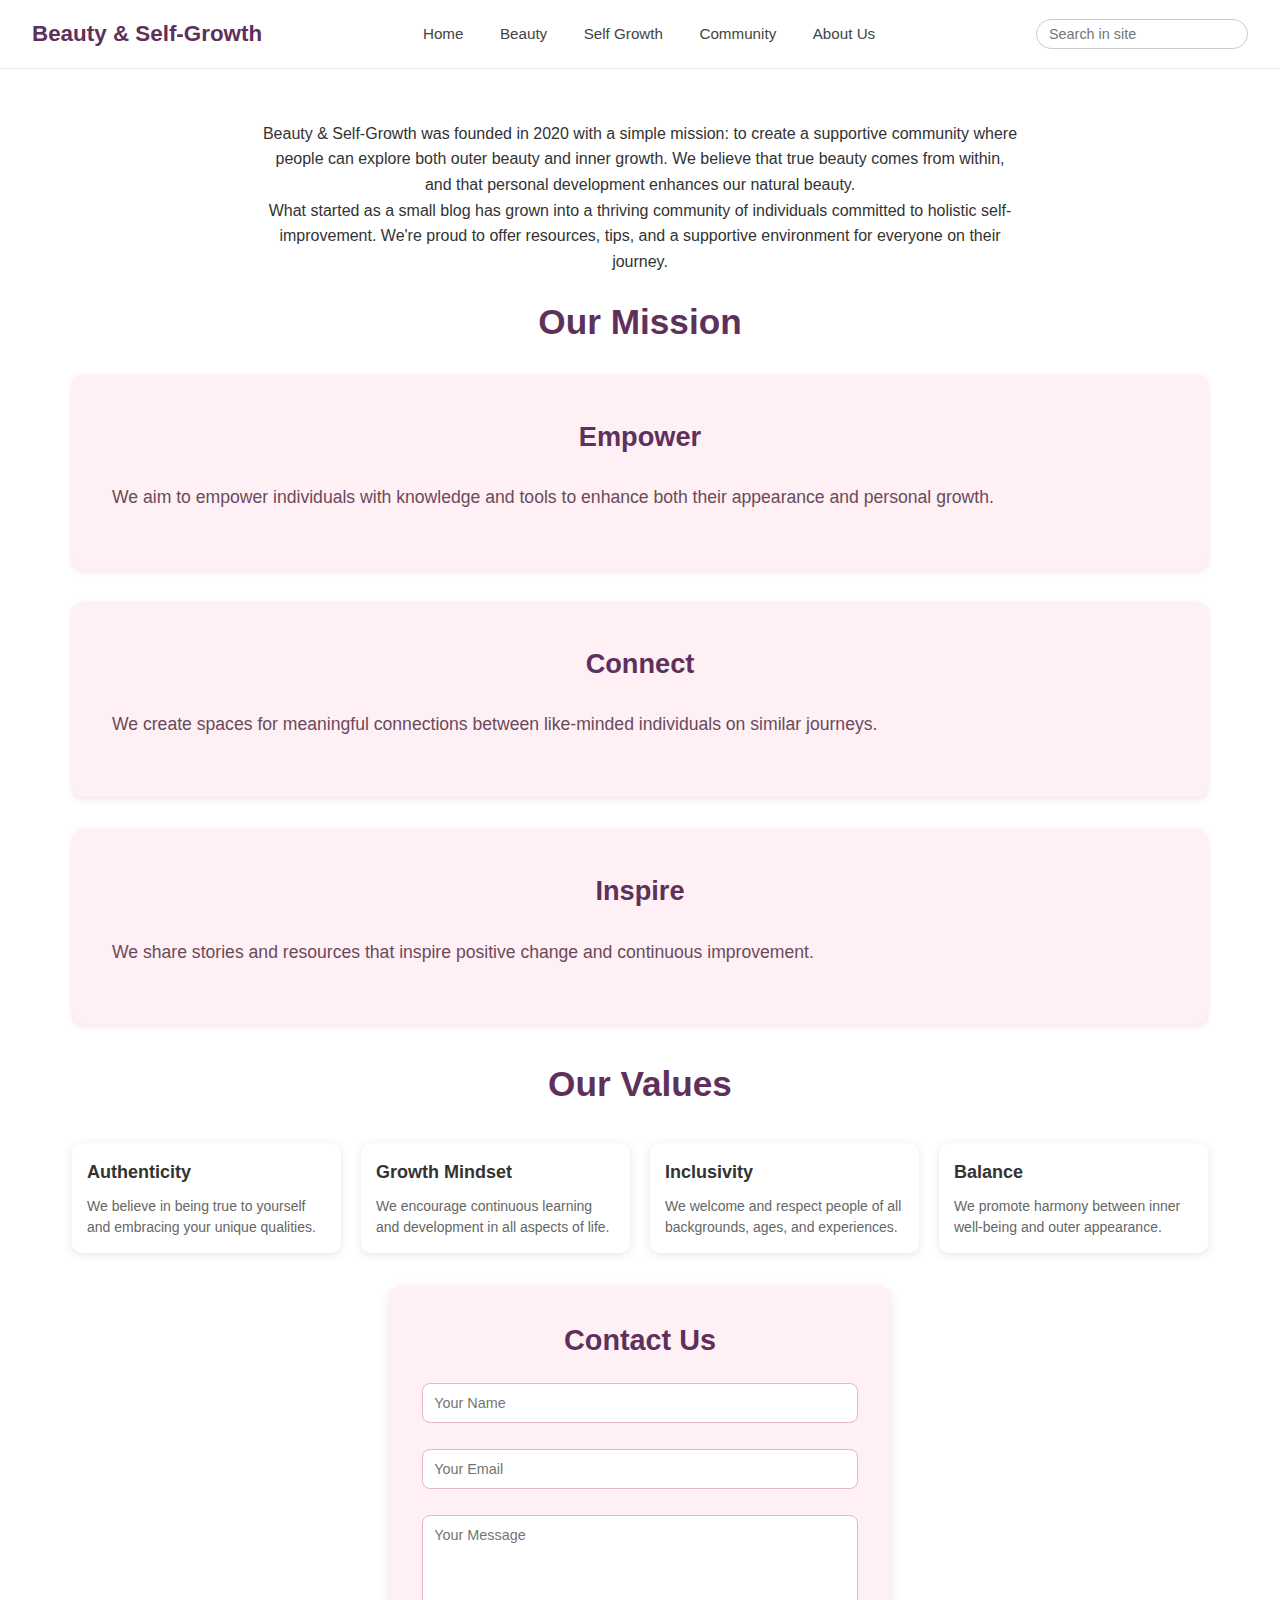
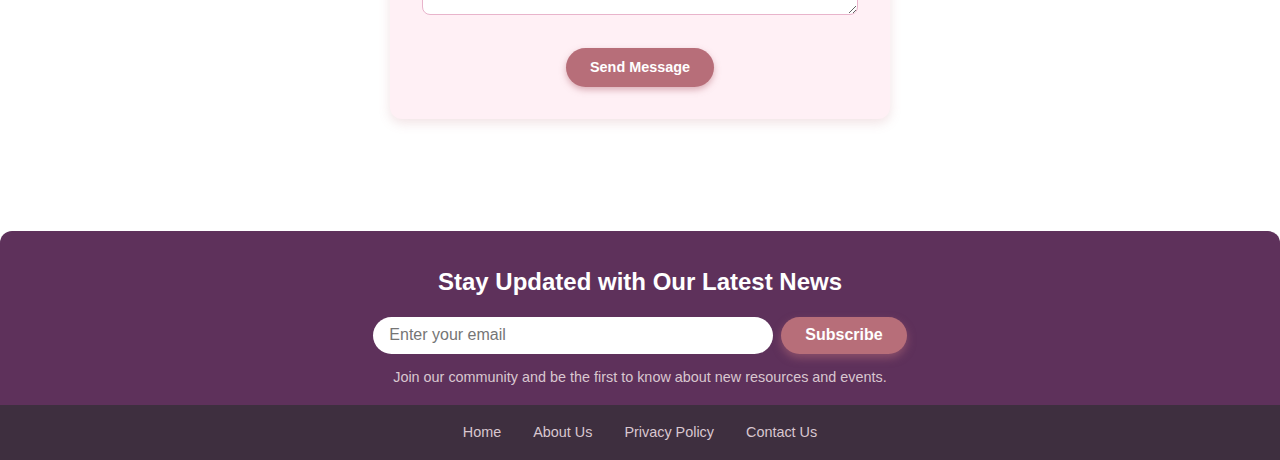
<file: about Us.html>
<!DOCTYPE html>
<html lang="en">
<head>
  <meta charset="UTF-8" />
  <meta name="viewport" content="width=device-width, initial-scale=1" />
  <title>About Us - Beauty & Self-Growth</title>
  <link rel="stylesheet" href="styles.css" />
</head>
<body>
  <header>
    <div class="logo">Beauty &amp; Self-Growth</div>
    <nav>
      <a href="index.html">Home</a>
      <a href="beauty.html">Beauty</a>
      <a href="self growth.html">Self Growth</a>
      <a href="community.html">Community</a>
      <a href="about Us.html">About Us</a>
    </nav>
    <div class="search-box">
      <input type="text" placeholder="Search in site" aria-label="Search in site" />
    </div>
  </header>

  <!-- Menghapus section hero about-hero (kotak ungu) -->

  <main>
    <section class="our-story" aria-labelledby="our-story-title">
      <div class="story-content">
       <div class="story-text" style="text-align: center; max-width: 800px; margin: 0 auto; padding: 20px;">
          <p>Beauty & Self-Growth was founded in 2020 with a simple mission: to create a supportive community where people can explore both outer beauty and inner growth. We believe that true beauty comes from within, and that personal development enhances our natural beauty.</p>
          <p>What started as a small blog has grown into a thriving community of individuals committed to holistic self-improvement. We're proud to offer resources, tips, and a supportive environment for everyone on their journey.</p>
        </div>
      </div>
    </section>

    <section class="our-mission" aria-labelledby="our-mission-title">
      <h2 id="our-mission-title">Our Mission</h2>
      <div class="mission-content">
        <div class="mission-card">
          <h3>Empower</h3>
          <p>We aim to empower individuals with knowledge and tools to enhance both their appearance and personal growth.</p>
        </div>
        <div class="mission-card">
          <h3>Connect</h3>
          <p>We create spaces for meaningful connections between like-minded individuals on similar journeys.</p>
        </div>
        <div class="mission-card">
          <h3>Inspire</h3>
          <p>We share stories and resources that inspire positive change and continuous improvement.</p>
        </div>
      </div>
    </section>

    <section class="values-section" aria-labelledby="values-section-title">
      <h2 id="values-section-title">Our Values</h2>
      <div class="values-grid">
        <div class="value-card">
          <h3>Authenticity</h3>
          <p>We believe in being true to yourself and embracing your unique qualities.</p>
        </div>
        <div class="value-card">
          <h3>Growth Mindset</h3>
          <p>We encourage continuous learning and development in all aspects of life.</p>
        </div>
        <div class="value-card">
          <h3>Inclusivity</h3>
          <p>We welcome and respect people of all backgrounds, ages, and experiences.</p>
        </div>
        <div class="value-card">
          <h3>Balance</h3>
          <p>We promote harmony between inner well-being and outer appearance.</p>
        </div>
      </div>
    </section>

    <!-- Menghapus section team-section (Meet Our Team) -->

    <section class="contact-section" aria-labelledby="contact-section-title">
      <h2 id="contact-section-title">Contact Us</h2>
      <form class="contact-form" action="#" method="post">
        <input type="text" placeholder="Your Name" required>
        <input type="email" placeholder="Your Email" required>
        <textarea placeholder="Your Message" rows="4" required></textarea>
        <button type="submit" class="cta-button">Send Message</button>
      </form>
    </section>
  </main>

  <section class="newsletter-footer" aria-label="Newsletter subscription">
    <h3>Stay Updated with Our Latest News</h3>
    <form action="#" method="post" onsubmit="return false;">
      <input type="email" placeholder="Enter your email" aria-label="Email address" required />
      <button type="submit">Subscribe</button>
    </form>
    <p>Join our community and be the first to know about new resources and events.</p>
  </section>

  <footer class="menu-footer" role="contentinfo" aria-label="Footer menu">
    <a href="index.html">Home</a>
    <a href="about Us.html">About Us</a>
    <a href="#">Privacy Policy</a>
    <a href="#">Contact Us</a>
  </footer>
</body>
</html>
</file>
<file: styles.css>
/* Reset and base styles */
* {
  margin: 0;
  padding: 0;
  box-sizing: border-box;
  font-family: 'Segoe UI', Tahoma, Geneva, Verdana, sans-serif;
}
body {
  background-color: #fff;
  color: #333;
  line-height: 1.6;
  min-height: 100vh;
  display: flex;
  flex-direction: column;
  font-size: 16px;
}
a {
  text-decoration: none;
  color: inherit;
  cursor: pointer;
}
img {
  max-width: 100%;
  display: block;
  border-radius: 8px;
}

/* Perbaikan untuk tombol dan link */
a, button {
  cursor: pointer;
}
/* Header */
header {
  display: flex;
  justify-content: space-between;
  align-items: center;
  padding: 1rem 2rem;
  background-color: #fff;
  border-bottom: 1px solid #eee;
  flex-shrink: 0;
}
.logo {
  font-size: 1.4rem;
  font-weight: bold;
  color: #5e315b;
}
nav a {
  margin: 0 1rem;
  font-size: 0.95rem;
  color: #444;
  transition: color 0.3s ease;
}
nav a:hover,
nav a:focus {
  color: #b76e79;
}
.search-box input {
  padding: 6px 12px;
  border-radius: 20px;
  border: 1px solid #ccc;
  font-size: 0.9rem;
  outline-offset: 2px;
}
/* Hero Section */
.hero {
  background: linear-gradient(to right, #e8b4cb, #f3e2e9);
  padding: 4rem 2rem 5rem;
  text-align: center;
  color: #5e315b;
  flex-shrink: 0;
  margin-left: 0;
  padding-left: 0;
  width: 100%;
}
.hero h1 {
  font-size: 2.5rem;
  margin-bottom: 0.5rem;
  line-height: 1.2;
}
.hero p {
  font-size: 1.2rem;
  color: #7a4f6a;
  margin-bottom: 1.5rem;
}
.hero button {
  background-color: #fff;
  color: #b76e79;
  padding: 12px 28px;
  border: none;
  border-radius: 20px;
  cursor: pointer;
  font-weight: 700;
  font-size: 1rem;
  box-shadow: 0 4px 8px rgba(183, 110, 121, 0.3);
  transition: background-color 0.3s ease;
}
.hero button:hover,
.hero button:focus {
  background-color: #f8dfe8;
}
/* Main content wrapper */
main {
  flex-grow: 1;
  padding: 2rem;
  max-width: 1200px;
  margin: 0 auto;
  width: 100%;
}
/* Section headings */
section h2 {
  font-size: 2.2rem;
  color: #5e315b;
  margin-bottom: 1.5rem;
  font-weight: 900;
  text-align: center;
}
/* Featured Articles Section */
.featured-articles {
  margin-bottom: 3rem;
}
.featured-main-image-container {
  position: relative;
  max-width: 650px;
  margin: 0 auto 1.5rem;
  border-radius: 12px;
  overflow: hidden;
  box-shadow: 0 4px 12px rgba(183, 110, 121, 0.3);
}
.featured-main-image-container img {
  width: 100%;
  height: auto;
  display: block;
}
.featured-main-text-overlay {
  position: absolute;
  bottom: 0;
  width: 100%;
  background-color: rgba(0,0,0,0.6);
  color: #fff;
  padding: 0.75rem 1rem;
  font-weight: 700;
  font-family: 'Georgia', serif;
  font-size: 1.2rem;
  text-align: center;
  user-select: none;
}

/* Carousel Styles */
.carousel-container {
  position: relative;
  width: 100%;
  max-width: 650px; /* Mempertahankan ukuran yang sama seperti featured-main-image-container */
  margin: 0 auto 1.5rem;
  overflow: hidden;
  border-radius: 12px;
  box-shadow: 0 4px 12px rgba(183, 110, 121, 0.3);
}

.carousel-wrapper {
  width: 100%;
  overflow: hidden;
}

.carousel-slides {
  display: flex;
  transition: transform 0.5s ease;
}

.carousel-slide {
  min-width: 100%;
  position: relative;
}

.carousel-slide img {
  width: 100%;
  height: auto;
  display: block;
}

.slide-content {
  position: absolute;
  bottom: 0;
  width: 100%;
  background-color: rgba(0,0,0,0.6);
  color: #fff;
  padding: 0.75rem 1rem;
  font-weight: 700;
  font-family: 'Georgia', serif;
  font-size: 1.2rem;
  text-align: center;
  user-select: none;
}

.carousel-button {
  position: absolute;
  top: 50%;
  transform: translateY(-50%);
  background-color: rgba(255, 255, 255, 0.7);
  border: none;
  width: 40px;
  height: 40px;
  border-radius: 50%;
  font-size: 1.2rem;
  cursor: pointer;
  z-index: 10;
  transition: background-color 0.3s;
}

.carousel-button:hover {
  background-color: rgba(255, 255, 255, 0.9);
}

.carousel-button.prev {
  left: 15px;
}

.carousel-button.next {
  right: 15px;
}

.carousel-dots {
  position: absolute;
  bottom: 50px; /* Posisi di atas teks */
  left: 0;
  right: 0;
  display: flex;
  justify-content: center;
  gap: 8px;
  z-index: 10;
}

.dot {
  width: 10px;
  height: 10px;
  border-radius: 50%;
  background-color: rgba(255, 255, 255, 0.5);
  cursor: pointer;
  transition: background-color 0.3s;
}

.dot.active {
  background-color: white;
}
/* Featured article cards container */
.featured-cards {
  display: flex;
  justify-content: center;
  gap: 1rem;
  flex-wrap: wrap;
  max-width: 900px;
  margin: 0 auto;
}
.featured-card {
  background-color: #fff;
  border-radius: 12px;
  box-shadow: 0 2px 8px rgba(183, 110, 121, 0.2);
  padding: 1rem;
  width: 180px;
  text-align: center;
  display: flex;
  flex-direction: column;
  align-items: center;
  gap: 0.5rem;
  transition: transform 0.3s ease, box-shadow 0.3s ease;
  cursor: pointer;
}
.featured-card:hover,
.featured-card:focus-within {
  transform: translateY(-5px);
  box-shadow: 0 8px 16px rgba(183, 110, 121, 0.3);
}
.featured-card .emoji {
  font-size: 2.5rem;
  margin-bottom: 0.25rem;
  user-select: none;
  text-align: center;
}
.featured-card h3 {
  font-size: 1rem;
  font-weight: 700;
  color: #5e315b;
  margin-bottom: 0.25rem;
}
.featured-card p {
  font-size: 0.85rem;
  color: #6a4a5a;
  user-select: none;
}
/* Quick Tips Section */
.quick-tips {
  background-color: #f9f3f5;
  padding: 3rem 2rem;
  margin: 3rem 0;
  border-radius: 12px;
}
.tips-container {
  display: grid;
  grid-template-columns: repeat(auto-fit, minmax(250px, 1fr));
  gap: 2rem;
  max-width: 1000px;
  margin: 0 auto;
}
.tip-item {
  background-color: #fff;
  border-radius: 12px;
  padding: 1.5rem;
  box-shadow: 0 4px 12px rgba(183, 110, 121, 0.2);
  text-align: center;
  transition: transform 0.3s ease, box-shadow 0.3s ease;
}
.tip-item:hover {
  transform: translateY(-5px);
  box-shadow: 0 8px 16px rgba(183, 110, 121, 0.3);
}
.tip-number {
  font-size: 2.5rem;
  font-weight: bold;
  color: #b76e79;
  margin-bottom: 1rem;
}
.tip-item h3 {
  font-size: 1.2rem;
  color: #5e315b;
  margin-bottom: 0.75rem;
}
.tip-item p {
  color: #6a4a5a;
  font-size: 0.95rem;
  line-height: 1.6;
}

/* Trending Now Section */
/* Trending Now Section yang Lebih Menarik */
.trending-now {
  margin: 3rem 0;
  padding: 2rem;
  background-color: #f9f3f5;
  border-radius: 15px;
}
.trending-now h2 {
  font-size: 2.2rem;
  color: #5e315b;
  margin-bottom: 2rem;
  text-align: center;
  position: relative;
}
.trending-now h2::after {
  content: '';
  position: absolute;
  bottom: -10px;
  left: 50%;
  transform: translateX(-50%);
  width: 80px;
  height: 3px;
  background: linear-gradient(to right, #b76e79, #5e315b);
  border-radius: 3px;
}
.trending-grid {
  display: grid;
  grid-template-columns: repeat(auto-fit, minmax(300px, 1fr));
  gap: 2rem;
  max-width: 1000px;
  margin: 0 auto;
}
.trending-card {
  position: relative;
  background-color: #fff;
  border-radius: 15px;
  overflow: hidden;
  box-shadow: 0 10px 20px rgba(94, 49, 91, 0.1);
  transition: all 0.3s ease;
  border: 1px solid #f3e2e9;
  display: flex;
  flex-direction: column;
}
.trending-card:hover {
  transform: translateY(-10px);
  box-shadow: 0 15px 30px rgba(94, 49, 91, 0.2);
  border-color: #b76e79;
}
.trending-badge {
  position: absolute;
  top: 15px;
  right: 15px;
  background: linear-gradient(to right, #b76e79, #5e315b);
  color: white;
  padding: 8px 15px;
  border-radius: 20px;
  font-weight: bold;
  z-index: 2;
  font-size: 0.8rem;
  box-shadow: 0 4px 8px rgba(94, 49, 91, 0.3);
}
.trending-card img {
  width: 100%;
  height: 220px;
  object-fit: cover;
  transition: transform 0.5s ease;
}
.trending-card:hover img {
  transform: scale(1.05);
}
.trending-card h3 {
  padding: 1.2rem 1.5rem 0.5rem;
  font-size: 1.3rem;
  color: #5e315b;
  font-weight: 700;
}
.trending-card p {
  padding: 0 1.5rem;
  color: #6a4a5a;
  font-size: 0.95rem;
  line-height: 1.6;
  margin-bottom: 1rem;
}
.trending-card .read-more {
  display: block;
  margin: 0 1.5rem 1.5rem;
  color: #fff;
  background-color: #b76e79;
  font-weight: bold;
  text-align: center;
  padding: 10px 15px;
  border-radius: 20px;
  transition: all 0.3s ease;
  box-shadow: 0 4px 8px rgba(183, 110, 121, 0.3);
  position: relative;
  overflow: hidden;
}
.trending-card .read-more:before {
  content: '';
  position: absolute;
  top: 0;
  left: -100%;
  width: 100%;
  height: 100%;
  background: rgba(255, 255, 255, 0.2);
  transition: all 0.4s ease;
  z-index: 0;
}
.trending-card .read-more:hover:before {
  left: 0;
}
.trending-card .read-more:hover {
  background-color: #9a5560;
  transform: translateY(-3px);
  box-shadow: 0 6px 12px rgba(183, 110, 121, 0.4);
}
.resource-card {
  flex: 1 1 300px;
  background-color: #fff0f5;
  border-radius: 12px;
  padding: 1.5rem;
  box-shadow: 0 2px 6px rgba(183, 110, 121, 0.2);
  display: flex;
  flex-direction: column;
  justify-content: center;
  text-align: center;
  transition: transform 0.3s ease, box-shadow 0.3s ease;
  cursor: pointer;
}

.resource-card:hover {
  transform: translateY(-5px);
  box-shadow: 0 8px 16px rgba(183, 110, 121, 0.3);
}
.resource-card h3 {
  margin-bottom: 0.75rem;
  color: #5e315b;
}
.resource-card p {
  color: #6a4a5a;
  font-size: 1rem;
}
/* CTA Section */
.cta-section {
  background-color: #f8dfe8;
  border-radius: 20px;
  padding: 3rem 2rem;
  margin: 3rem 0;
  display: flex;
  align-items: center;
  justify-content: space-between;
  gap: 1rem;
  flex-wrap: wrap;
}
.cta-icon {
  font-size: 3rem;
  color: #b76e79;
  flex: 0 0 60px;
  text-align: center;
}
.cta-text {
  flex: 1 1 300px;
  color: #5e315b;
}
.cta-text h2 {
  font-size: 2rem;
  margin-bottom: 0.5rem;
}
.cta-text p {
  font-size: 1rem;
  color: #7a4f6a;
}
.cta-button {
  background-color: #b76e79;
  color: #fff;
  border: none;
  border-radius: 20px;
  padding: 12px 28px;
  font-weight: 700;
  font-size: 1rem;
  cursor: pointer;
  flex: 0 0 auto;
  box-shadow: 0 4px 8px rgba(183, 110, 121, 0.5);
  transition: all 0.3s ease;
  position: relative;
  overflow: hidden;
}

.cta-button:before {
  content: '';
  position: absolute;
  top: 0;
  left: -100%;
  width: 100%;
  height: 100%;
  background: rgba(255, 255, 255, 0.2);
  transition: all 0.4s ease;
  z-index: 0;
}

.cta-button:hover:before {
  left: 0;
}

.cta-button span {
  position: relative;
  z-index: 1;
}

.cta-button:hover,
.cta-button:focus {
  background-color: #9a5560;
}
/* Community Posts */
/* Styling untuk postingan komunitas */
.community-posts {
  max-width: 600px;
  margin: 40px auto;
  padding: 0 20px;
}

.community-posts h2 {
  font-size: 2rem;
  color: #5e315b;
  margin-bottom: 30px;
  text-align: center;
  font-weight: 700;
}

.post-container {
  display: flex;
  flex-direction: column;
  gap: 30px;
}

.post-card {
  background-color: #fff;
  border-radius: 12px;
  box-shadow: 0 2px 10px rgba(0,0,0,0.1);
  overflow: hidden;
}

.post-header {
  display: flex;
  justify-content: space-between;
  align-items: center;
  padding: 15px;
  border-bottom: 1px solid #f0f0f0;
}

.post-user {
  display: flex;
  align-items: center;
  gap: 10px;
}

.user-avatar, .comment-avatar {
  width: 40px;
  height: 40px;
  border-radius: 50%;
  object-fit: cover;
}

.user-info h4 {
  margin: 0;
  font-size: 16px;
  color: #333;
}

.post-time, .comment-time {
  font-size: 12px;
  color: #888;
}

.post-options {
  cursor: pointer;
  color: #666;
  font-weight: bold;
}

.post-content {
  padding: 15px;
}

.post-content p {
  margin: 0 0 15px;
  font-size: 15px;
  line-height: 1.5;
}

.post-image {
  width: 100%;
  border-radius: 8px;
  margin-top: 10px;
}

.post-actions {
  display: flex;
  padding: 10px 15px;
  border-top: 1px solid #f0f0f0;
  border-bottom: 1px solid #f0f0f0;
}

.action-btn {
  background: none;
  border: none;
  padding: 8px 12px;
  font-size: 14px;
  color: #666;
  display: flex;
  align-items: center;
  gap: 5px;
  cursor: pointer;
  transition: all 0.2s ease;
}

.action-btn:hover {
  color: #b76e79;
}

.action-btn i {
  font-size: 18px;
}

.like-btn.liked {
  color: #e74c3c;
}

.like-btn.liked i {
  animation: heartBeat 0.3s ease;
}

@keyframes heartBeat {
  0% { transform: scale(1); }
  50% { transform: scale(1.3); }
  100% { transform: scale(1); }
}

.post-comments {
  padding: 15px;
  background-color: #f9f9f9;
}

.comment {
  display: flex;
  gap: 10px;
  margin-bottom: 15px;
}

.comment-content {
  flex: 1;
}

.comment-content h5 {
  margin: 0;
  font-size: 14px;
  color: #333;
}

.comment-content p {
  margin: 5px 0;
  font-size: 14px;
}

.comment-actions {
  display: flex;
  gap: 10px;
  font-size: 12px;
  color: #888;
}

.comment-like, .comment-reply {
  background: none;
  border: none;
  color: #888;
  cursor: pointer;
  font-size: 12px;
  padding: 0;
}

.comment-like:hover, .comment-reply:hover {
  color: #b76e79;
}

.add-comment {
  display: flex;
  gap: 10px;
  align-items: center;
  margin-top: 15px;
}

.comment-input {
  flex: 1;
  border: 1px solid #ddd;
  border-radius: 20px;
  padding: 8px 15px;
  font-size: 14px;
}

.post-comment-btn {
  background-color: #b76e79;
  color: white;
  border: none;
  border-radius: 20px;
  padding: 8px 15px;
  font-size: 14px;
  cursor: pointer;
  transition: background-color 0.3s ease;
}

.post-comment-btn:hover {
  background-color: #9a5560;
}
/* Testimonials */
.testimonials {
  margin-top: 3rem;
}
.testimonials h2 {
  margin-bottom: 1rem;
}
.reviews {
  display: grid;
  grid-template-columns: repeat(auto-fit, minmax(280px, 1fr));
  gap: 1.5rem;
  justify-items: center;
}
.testimonials .card {
  background-color: #fff0f5;
  border-radius: 12px;
  padding: 1rem;
  box-shadow: 0 2px 6px rgba(183, 110, 121, 0.2);
  text-align: center;
  display: flex;
  flex-direction: column;
  align-items: center;
  gap: 0.5rem;
  max-width: 320px;
}
.testimonials .card:hover {
  transform: translateY(-5px);
  box-shadow: 0 8px 16px rgba(183, 110, 121, 0.3);
}
.testimonials .card p {
  font-style: italic;
  color: #5e315b;
  margin: 0.5rem 0;
}
.star-rating {
  color: #f5b301;
  font-size: 1.2rem;
}
.testimonials .card h4 {
  color: #b76e79;
  font-weight: 700;
  margin-top: 0.25rem;
}
/* Newsletter Footer */
.newsletter-footer {
  background-color: #5e315b;
  color: #fff;
  padding: 2rem 2rem 1rem;
  text-align: center;
  margin-top: 3rem;
  border-radius: 12px 12px 0 0;
}
.newsletter-footer h3 {
  font-size: 1.5rem;
  margin-bottom: 0.5rem;
}
.newsletter-footer form {
  margin-top: 1rem;
  display: flex;
  justify-content: center;
  gap: 0.5rem;
  flex-wrap: wrap;
}
.newsletter-footer input[type="email"] {
  padding: 0.6rem 1rem;
  border-radius: 20px;
  border: none;
  font-size: 1rem;
  flex: 1 1 250px;
  max-width: 400px;
  outline-offset: 2px;
}
.newsletter-footer button {
  background-color: #b76e79;
  color: #fff;
  border: none;
  border-radius: 20px;
  padding: 0.6rem 1.5rem;
  font-weight: 700;
  font-size: 1rem;
  cursor: pointer;
  box-shadow: 0 4px 8px rgba(183, 110, 121, 0.5);
  transition: background-color 0.3s ease;
  flex: 0 0 auto;
}
.newsletter-footer button:hover,
.newsletter-footer button:focus {
  background-color: #9a5560;
}
.newsletter-footer p {
  margin-top: 0.75rem;
  font-size: 0.9rem;
  color: #d9c7d0;
}
/* Footer Menu */
footer.menu-footer {
  background-color: #3e2f3f;
  color: #d9c7d0;
  padding: 1rem 2rem;
  text-align: center;
  font-size: 0.9rem;
  display: flex;
  justify-content: center;
  gap: 2rem;
  flex-wrap: wrap;
}
footer.menu-footer a {
  color: #d9c7d0;
  transition: color 0.3s ease;
}
footer.menu-footer a:hover,
footer.menu-footer a:focus {
  color: #b76e79;
}
/* Quiz Section Styles */
.quiz-section {
  background-color: #f9f3f5;
  padding: 3rem 2rem;
  margin: 3rem 0;
  border-radius: 15px;
}

.quiz-container {
  max-width: 800px;
  margin: 0 auto;
  text-align: center;
}

.quiz-container h2 {
  font-size: 2.2rem;
  color: #5e315b;
  margin-bottom: 1.5rem;
  font-weight: 900;
}

.quiz-container p {
  font-size: 1.1rem;
  color: #6a4a5a;
  line-height: 1.7;
  margin-bottom: 2rem;
}

.quiz-button {
  background-color: #b76e79;
  color: #fff;
  border: none;
  border-radius: 25px;
  padding: 12px 30px;
  font-weight: 700;
  font-size: 1.1rem;
  cursor: pointer;
  box-shadow: 0 4px 8px rgba(183, 110, 121, 0.5);
  transition: all 0.3s ease;
  position: relative;
  overflow: hidden;
}

.quiz-button:before {
  content: '';
  position: absolute;
  top: 0;
  left: -100%;
  width: 100%;
  height: 100%;
  background: rgba(255, 255, 255, 0.2);
  transition: all 0.4s ease;
  z-index: 0;
}

.quiz-button:hover:before {
  left: 0;
}

.quiz-button:hover {
  background-color: #9a5560;
  transform: translateY(-3px);
}

.hidden {
  display: none;
}

/* Quiz Questions Styling */
.quiz-question {
  background-color: #fff;
  border-radius: 12px;
  padding: 2rem;
  margin-bottom: 2rem;
  box-shadow: 0 4px 12px rgba(183, 110, 121, 0.2);
  text-align: left;
}

.quiz-question h3 {
  color: #5e315b;
  margin-bottom: 1.5rem;
  font-size: 1.3rem;
}

.quiz-options {
  display: flex;
  flex-direction: column;
  gap: 1rem;
}

.quiz-options label {
  display: flex;
  align-items: center;
  padding: 0.8rem 1rem;
  border: 1px solid #e8b4cb;
  border-radius: 8px;
  cursor: pointer;
  transition: all 0.3s ease;
}

.quiz-options label:hover {
  background-color: #f8dfe8;
}

.quiz-options input[type="radio"] {
  margin-right: 10px;
  accent-color: #b76e79;
}

.quiz-navigation {
  display: flex;
  justify-content: center;
  gap: 1rem;
  margin-top: 2rem;
}

.quiz-nav-button {
  background-color: #5e315b;
  color: #fff;
  border: none;
  border-radius: 20px;
  padding: 10px 20px;
  font-weight: 600;
  cursor: pointer;
  transition: all 0.3s ease;
}

.quiz-nav-button:hover:not(:disabled) {
  background-color: #7a4f6a;
}

.quiz-nav-button:disabled {
  background-color: #ccc;
  cursor: not-allowed;
}

/* Quiz Results Styling */
#quiz-results {
  background-color: #fff;
  border-radius: 12px;
  padding: 2rem;
  box-shadow: 0 4px 12px rgba(183, 110, 121, 0.2);
}

#quiz-results h3 {
  color: #5e315b;
  margin-bottom: 1.5rem;
  font-size: 1.5rem;
}

.results-container {
  display: grid;
  grid-template-columns: repeat(auto-fit, minmax(250px, 1fr));
  gap: 1.5rem;
  margin: 2rem 0;
}

.product-recommendation {
  background-color: #f9f3f5;
  border-radius: 10px;
  padding: 1.5rem;
  text-align: center;
  box-shadow: 0 2px 8px rgba(183, 110, 121, 0.1);
}

.product-recommendation img {
  width: 120px;
  height: 120px;
  object-fit: cover;
  border-radius: 10px;
  margin: 0 auto 1rem;
}

.product-recommendation h4 {
  color: #5e315b;
  margin-bottom: 0.5rem;
  font-size: 1.1rem;
}

.product-recommendation p {
  color: #6a4a5a;
  font-size: 0.9rem;
  margin-bottom: 1rem;
}

.product-recommendation .price {
  color: #b76e79;
  font-weight: 700;
  font-size: 1.2rem;
  margin-bottom: 1rem;
}

.view-product {
  display: inline-block;
  background-color: #b76e79;
  color: #fff;
  padding: 8px 15px;
  border-radius: 20px;
  font-size: 0.9rem;
  font-weight: 600;
  transition: all 0.3s ease;
}

.view-product:hover {
  background-color: #9a5560;
  transform: translateY(-2px);
}

/* Responsive adjustments */
@media (max-width: 768px) {
  header {
    flex-direction: column;
    align-items: flex-start;
  }
  nav {
    margin-top: 0.5rem;
    width: 100%;
    display: flex;
    flex-wrap: wrap;
    gap: 0.5rem;
  }
  nav a {
    margin: 0;
    padding: 0.3rem 0.5rem;
    background-color: #f3e2e9;
    border-radius: 12px;
    font-size: 0.9rem;
  }
  .search-box {
    margin-top: 0.5rem;
    width: 100%;
  }
  .hero h1 {
    font-size: 1.8rem;
  }
  main {
    padding: 1rem;
  }
  /* Featured Articles responsive */
  .featured-cards {
    flex-direction: column;
    width: 100%;
    max-width: none;
  }
  .featured-card {
    width: 100%;
    max-width: 320px;
    margin: 0 auto;
  }
  .trending-grid {
    grid-template-columns: 1fr;
  }
  .tips-container {
    grid-template-columns: 1fr;
  }
  .newsletter-footer form {
    flex-direction: column;
    align-items: center;
  }
  .newsletter-footer input[type="email"],
  .newsletter-footer button {
    width: 100%;
    max-width: 100%;
  }
  footer.menu-footer {
    flex-direction: column;
    gap: 1rem;
  }
  .reviews {
    grid-template-columns: 1fr;
  }
}
/* Beauty Page Styles */
/* Perbaikan judul Latest Beauty Tips */
.beauty-tips h2 {
  font-size: 2.2rem;
  color: #5e315b;
  margin: 50px 0 20px;
  text-align: center;
  font-weight: 900;
}

/* Perbaikan kategori beauty */
.beauty-categories {
  margin: 40px 0;
}

.beauty-categories .category-grid {
  display: grid;
  grid-template-columns: repeat(auto-fit, minmax(250px, 1fr));
  gap: 30px;
  margin: 30px auto;
  max-width: 1200px;
}

.beauty-categories .category-card {
  background-color: #fff0f5;
  border-radius: 12px;
  padding: 20px;
  box-shadow: 0 4px 12px rgba(183, 110, 121, 0.2);
  transition: transform 0.3s ease, box-shadow 0.3s ease;
  cursor: pointer;
  display: flex;
  flex-direction: column;
  align-items: center;
  text-align: center;
  height: 100%;
  position: relative;
  padding-bottom: 70px; /* Memberikan ruang untuk tombol di bawah */
}

.beauty-categories .category-card:hover {
  transform: translateY(-5px);
  box-shadow: 0 8px 16px rgba(183, 110, 121, 0.3);
}

.beauty-categories .category-card h3 {
  font-size: 20px;
  margin: 20px 0 10px;
  color: #5e315b;
  text-align: center;
}

.beauty-categories .category-card p {
  padding: 0 20px;
  color: #6a4a5a;
  font-size: 16px;
  line-height: 1.6;
  text-align: center;
  margin-bottom: 15px;
}

.beauty-categories .explore-button {
  position: absolute;
  bottom: 20px;
  left: 50%;
  transform: translateX(-50%);
  width: auto;
  min-width: 160px;
  text-align: center;
  background-color: #b76e79;
  color: #fff;
  padding: 10px 20px;
  border-radius: 20px;
  font-weight: 600;
  transition: all 0.3s ease;
  overflow: hidden;
}

.beauty-categories .explore-button:before {
  content: '';
  position: absolute;
  top: 0;
  left: -100%;
  width: 100%;
  height: 100%;
  background: rgba(255, 255, 255, 0.2);
  transition: all 0.4s ease;
  z-index: 0;
}

.beauty-categories .explore-button:hover:before {
  left: 0;
}

.beauty-categories .explore-button span {
  position: relative;
  z-index: 1;
}

.beauty-categories .explore-button:hover {
  background-color: #9a5560;
  transform: translateX(-50%) translateY(-3px);
  box-shadow: 0 4px 8px rgba(183, 110, 121, 0.3);
}

/* Perbaikan ukuran Featured Articles */
.featured-beauty {
  padding: 30px 20px;
  max-width: 650px; /* Mengurangi lebar maksimum dari 1100px menjadi 650px */
  margin: 0 auto;
}

.featured-growth {
  padding: 50px 20px;
  max-width: 650px; /* Mengurangi lebar maksimum dari 1100px menjadi 650px */
  margin: 0 auto;
}

.featured-article {
  display: flex;
  flex-direction: column;
  gap: 15px;
  background-color: #fff;
  border-radius: 10px;
  overflow: hidden;
  box-shadow: 0 2px 10px rgba(0,0,0,0.1);
}

.featured-article img {
  width: 100%;
  height: auto;
  max-height: 350px; /* Membatasi tinggi gambar */
  object-fit: cover;
}

.featured-content {
  padding: 20px;
  display: flex;
  flex-direction: column;
  align-items: center; /* Menengahkan konten */
  text-align: center;
}

.featured-content h3 {
  font-size: 22px; /* Mengurangi ukuran font */
  margin-bottom: 15px;
  color: #5e315b;
}

.featured-content p {
  color: #666;
  line-height: 1.6;
  margin-bottom: 20px;
  max-width: 800px; /* Membatasi lebar teks */
}

/* Perbaikan tombol Read More */
.read-more {
  display: block;
  text-align: center;
  color: #fff;
  background-color: #b76e79;
  font-weight: bold;
  text-decoration: none;
  margin: 15px auto;
  padding: 10px 20px;
  width: 60%;
  border-radius: 20px;
  transition: all 0.3s ease;
  position: relative;
  overflow: hidden;
}

.read-more:before {
  content: '';
  position: absolute;
  top: 0;
  left: -100%;
  width: 100%;
  height: 100%;
  background: rgba(255, 255, 255, 0.2);
  transition: all 0.4s ease;
  z-index: 0;
}

.read-more:hover {
  background-color: #9a5560;
}

.read-more:hover:before {
  left: 0;
}

.read-more span {
  position: relative;
  z-index: 1;
}

/* Perbaikan untuk halaman Community */
.community-hero {
  background: linear-gradient(to right, #e8b4cb, #f3e2e9);
  padding: 4rem 2rem;
  text-align: center;
  color: #5e315b;
}

.community-hero h1 {
  font-size: 3rem;
  margin-bottom: 1.5rem;
  font-weight: 900;
}

.community-hero p {
  font-size: 1.2rem;
  color: #7a4f6a;
  max-width: 800px;
  margin: 0 auto 2rem;
}

/* Perbaikan untuk Bergabung dengan Komunitas Kami */
.community-join {
  background-color: #fff0f5;
  border-radius: 12px;
  padding: 2.5rem;
  margin: 3rem auto;
  text-align: center;
  max-width: 800px;
  box-shadow: 0 4px 12px rgba(183, 110, 121, 0.2);
}

.community-join h2 {
  font-size: 2rem;
  color: #5e315b;
  margin-bottom: 1.5rem;
  font-weight: 900;
}

.community-join p {
  font-size: 1.1rem;
  color: #6a4a5a;
  line-height: 1.7;
  margin-bottom: 2rem;
  max-width: 600px;
  margin-left: auto;
  margin-right: auto;
}

.join-button {
  background-color: #b76e79;
  color: #fff;
  border: none;
  border-radius: 25px;
  padding: 12px 30px;
  font-weight: 700;
  font-size: 1.1rem;
  cursor: pointer;
  box-shadow: 0 4px 8px rgba(183, 110, 121, 0.5);
  transition: background-color 0.3s ease, transform 0.3s ease;
  display: inline-block;
  margin: 0 auto;
  position: relative;
  overflow: hidden;
}

.join-button:before {
  content: '';
  position: absolute;
  top: 0;
  left: -100%;
  width: 100%;
  height: 100%;
  background: rgba(255, 255, 255, 0.2);
  transition: all 0.4s ease;
  z-index: 0;
}

.join-button:hover:before {
  left: 0;
}

.join-button span {
  position: relative;
  z-index: 1;
}

.join-button:hover {
  background-color: #9a5560;
  transform: translateY(-3px);
}

/* Kotak statistik komunitas */
.community-stats {
  display: flex;
  justify-content: center;
  gap: 2rem;
  margin: 3rem auto;
  max-width: 900px;
  flex-wrap: wrap;
}

.stat-box {
  background-color: #fff;
  border-radius: 12px;
  padding: 1.5rem;
  box-shadow: 0 4px 12px rgba(183, 110, 121, 0.2);
  text-align: center;
  min-width: 200px;
  flex: 1;
}

.stat-box .number {
  font-size: 2.5rem;
  font-weight: 900;
  color: #b76e79;
  margin-bottom: 0.5rem;
}

.stat-box .label {
  color: #5e315b;
  font-weight: 600;
}

/* Acara mendatang */
.upcoming-events {
  margin: 4rem 0;
  text-align: center;
}

.upcoming-events h2 {
  font-size: 2.2rem;
  color: #5e315b;
  margin-bottom: 2rem;
  font-weight: 900;
}

.events-grid {
  display: grid;
  grid-template-columns: repeat(auto-fit, minmax(280px, 1fr));
  gap: 2rem;
  max-width: 1200px;
  margin: 0 auto;
}

.event-card {
  background-color: #fff;
  border-radius: 12px;
  overflow: hidden;
  box-shadow: 0 4px 12px rgba(183, 110, 121, 0.2);
  transition: transform 0.3s ease, box-shadow 0.3s ease;
  height: 100%;
  display: flex;
  flex-direction: column;
  cursor: pointer;
}

.event-card:hover {
  transform: translateY(-5px);
  box-shadow: 0 8px 16px rgba(183, 110, 121, 0.3);
}

.event-card img {
  width: 100%;
  height: 180px;
  object-fit: cover;
}

.event-content {
  padding: 1.5rem;
  flex-grow: 1;
  display: flex;
  flex-direction: column;
}

.event-date {
  background-color: #f8dfe8;
  color: #b76e79;
  font-weight: 700;
  padding: 0.5rem 1rem;
  border-radius: 20px;
  display: inline-block;
  margin-bottom: 1rem;
  font-size: 0.9rem;
}

.event-card h3 {
  font-size: 1.2rem;
  color: #5e315b;
  margin-bottom: 1rem;
}

.event-card p {
  color: #6a4a5a;
  font-size: 0.95rem;
  line-height: 1.6;
  margin-bottom: 1.5rem;
  flex-grow: 1;
}

.event-button {
  background-color: #b76e79;
  color: #fff;
  border: none;
  border-radius: 20px;
  padding: 0.75rem 1.5rem;
  font-weight: 700;
  font-size: 1rem;
  cursor: pointer;
  align-self: center;
  transition: all 0.3s ease;
  position: relative;
  overflow: hidden;
}

.event-button:before {
  content: '';
  position: absolute;
  top: 0;
  left: -100%;
  width: 100%;
  height: 100%;
  background: rgba(255, 255, 255, 0.2);
  transition: all 0.4s ease;
  z-index: 0;
}

.event-button:hover:before {
  left: 0;
}

.event-button span {
  position: relative;
  z-index: 1;
}

.event-button:hover {
  background-color: #9a5560;
}

/* Komunitas welcome section */
.community-welcome {
  max-width: 900px;
  margin: 3rem auto;
  text-align: center;
}

.community-welcome h2 {
  font-size: 2.2rem;
  color: #5e315b;
  margin-bottom: 1.5rem;
  font-weight: 900;
}

.community-welcome p {
  font-size: 1.1rem;
  color: #6a4a5a;
  line-height: 1.7;
  margin-bottom: 2rem;
}

.category-grid, .values-grid {
  display: grid;
  grid-template-columns: repeat(4, 1fr);
  gap: 20px;
  margin-top: 30px;
}

.category-card, .value-card {
  background-color: #fff;
  border-radius: 10px;
  overflow: hidden;
  box-shadow: 0 2px 10px rgba(0,0,0,0.1);
  transition: transform 0.3s ease, box-shadow 0.3s ease;
  cursor: pointer;
}

.category-card:hover, .value-card:hover {
  transform: translateY(-5px);
  box-shadow: 0 8px 16px rgba(183, 110, 121, 0.3);
}

.category-card img {
  width: 100%;
  height: 200px;
  object-fit: cover;
}

.category-card h3, .value-card h3 {
  font-size: 18px;
  margin: 15px 15px 10px;
  color: #333;
}

.category-card p, .value-card p {
  padding: 0 15px 15px;
  color: #666;
  font-size: 14px;
  line-height: 1.5;
}

.beauty-categories .category-link {
  display: inline-block;
  background-color: #b76e79;
  color: #fff;
  padding: 10px 20px;
  border-radius: 20px;
  margin-top: 15px;
  font-weight: 600;
  transition: all 0.3s ease;
}

.category-link:before {
  content: '';
  position: absolute;
  top: 0;
  left: -100%;
  width: 100%;
  height: 100%;
  background: rgba(255, 255, 255, 0.2);
  transition: all 0.4s ease;
  z-index: 0;
}

.category-link:hover:before {
  left: 0;
}

.category-link span {
  position: relative;
  z-index: 1;
}

.beauty-categories .category-link:hover {
  background-color: #9a5560;
  transform: translateY(-3px);
  box-shadow: 0 4px 8px rgba(183, 110, 121, 0.3);
}

.resource-grid, .product-grid {
  display: grid;
  grid-template-columns: repeat(4, 1fr);
  gap: 20px;
  margin-top: 30px;
}

/* Perbaikan jarak di Latest Beauty Tips */
.tips-grid {
  display: grid;
  grid-template-columns: repeat(auto-fit, minmax(250px, 1fr));
  gap: 40px; /* Menambah jarak antar kartu tips */
  margin: 40px auto;
  max-width: 1200px;
}

.tip-card {
  background-color: #fff;
  border-radius: 12px;
  overflow: hidden;
  box-shadow: 0 4px 12px rgba(183, 110, 121, 0.2);
  transition: transform 0.3s ease, box-shadow 0.3s ease;
  display: flex;
  flex-direction: column;
  height: 100%;
  cursor: pointer;
}

.tip-card:hover {
  transform: translateY(-5px);
  box-shadow: 0 8px 16px rgba(183, 110, 121, 0.3);
}

.tip-card img {
  width: 100%;
  height: 200px;
  object-fit: cover;
}

.tip-card h3 {
  font-size: 18px;
  margin: 20px 20px 10px;
  color: #5e315b;
  font-weight: 700;
}

.tip-card p {
  padding: 0 20px;
  color: #6a4a5a;
  font-size: 15px;
  line-height: 1.6;
  flex-grow: 1;
}

.tip-card .read-more {
  display: block;
  text-align: center;
  color: #fff;
  background-color: #b76e79;
  font-weight: bold;
  text-decoration: none;
  margin: 15px auto;
  padding: 10px 20px;
  width: 60%;
  border-radius: 20px;
  transition: background-color 0.3s ease;
}

.tip-card .read-more:hover {
  background-color: #9a5560;
}

.product-card, .resource-card {
  background-color: #fff;
  border-radius: 10px;
  padding: 15px;
  box-shadow: 0 2px 10px rgba(0,0,0,0.1);
  transition: transform 0.3s ease, box-shadow 0.3s ease;
  text-align: center;
  cursor: pointer;
}

.product-card:hover, .resource-card:hover {
  transform: translateY(-5px);
  box-shadow: 0 8px 16px rgba(183, 110, 121, 0.3);
}

.product-card img, .resource-card img {
  width: 100%;
  height: 200px;
  object-fit: cover;
  border-radius: 8px;
  margin-bottom: 15px;
}

.product-card h3, .resource-card h3 {
  font-size: 16px;
  margin: 10px 0 5px;
  color: #333;
}

.product-card .rating, .resource-card .rating {
  color: #e8b4b4;
  margin: 8px 0;
}

.product-price {
  font-weight: bold;
  color: #333;
  margin-bottom: 10px;
}

.product-button, .resource-button, .quiz-button, .assessment-button {
  background-color: #e8b4b4;
  color: #fff;
  border: none;
  border-radius: 20px;
  padding: 8px 15px;
  font-weight: bold;
  cursor: pointer;
  transition: all 0.3s ease;
  position: relative;
  overflow: hidden;
}

.product-button:before, .resource-button:before, .quiz-button:before, .assessment-button:before {
  content: '';
  position: absolute;
  top: 0;
  left: -100%;
  width: 100%;
  height: 100%;
  background: rgba(255, 255, 255, 0.2);
  transition: all 0.4s ease;
  z-index: 0;
}

.product-button:hover:before, .resource-button:hover:before, .quiz-button:hover:before, .assessment-button:hover:before {
  left: 0;
}

.product-button span, .resource-button span, .quiz-button span, .assessment-button span {
  position: relative;
  z-index: 1;
}

.product-button:hover, .resource-button:hover, .quiz-button:hover, .assessment-button:hover {
  background-color: #d9a0a0;
}

.beauty-quiz, .growth-assessment {
  background-color: #f9f2f4;
  padding: 40px 20px;
  text-align: center;
  margin: 50px 0;
}

.quiz-container, .assessment-container {
  max-width: 800px;
  margin: 0 auto;
}

.quiz-container p, .assessment-container p {
  margin-bottom: 20px;
  color: #666;
}

.quiz-button, .assessment-button {
  padding: 12px 25px;
  font-size: 16px;
}

/* Perbaikan untuk Latest Self Growth Tips */
.growth-tips {
  margin: 50px 0;
}

.growth-tips h2 {
  font-size: 2.2rem;
  color: #5e315b;
  margin-bottom: 30px;
  text-align: center;
  font-weight: 900;
}

/* About Us Page Styles */
.about-intro {
  margin-bottom: 3rem;
}

.about-content {
  display: flex;
  flex-direction: column;
  gap: 1.5rem;
  max-width: 800px;
  margin: 0 auto;
}

.about-image {
  width: 100%;
  border-radius: 12px;
  box-shadow: 0 4px 12px rgba(183, 110, 121, 0.3);
}

.about-text {
  font-size: 1.1rem;
  color: #6a4a5a;
  line-height: 1.7;
}

.mission-vision-container {
  display: flex;
  gap: 3rem; /* Menambah jarak antar elemen */
  margin-top: 3rem; /* Menambah jarak dari elemen sebelumnya */
  margin-bottom: 3rem; /* Menambah jarak ke elemen berikutnya */
  flex-wrap: wrap;
  justify-content: center;
}

.mission-card, .vision-card {
  flex: 1 1 400px;
  background-color: #fff0f5;
  border-radius: 12px;
  padding: 2.5rem; /* Menambah padding dalam */
  box-shadow: 0 2px 6px rgba(183, 110, 121, 0.2);
  margin-bottom: 2rem; /* Menambah jarak bawah */
}

.mission-card h3, .vision-card h3 {
  color: #5e315b;
  margin-bottom: 1.5rem; /* Menambah jarak ke paragraf */
  font-size: 1.7rem; /* Memperbesar ukuran font */
  text-align: center;
  font-weight: 800;
}

.mission-card p, .vision-card p {
  color: #6a4a5a;
  font-size: 1.1rem;
  line-height: 1.8; /* Menambah jarak antar baris */
  margin-bottom: 1rem; /* Menambah jarak bawah */
}
/* Perbaikan untuk Meet Our Team */
.team-section {
  padding: 3rem 1.5rem;
  background-color: #f9f3f5;
  border-radius: 15px;
  margin: 2rem auto;
}

.team-section h2 {
  font-size: 2.2rem;
  color: #5e315b;
  margin-bottom: 2rem;
  text-align: center;
  font-weight: 900;
}

.team-section p.section-intro {
  text-align: center;
  max-width: 800px;
  margin: 0 auto 2.5rem;
  color: #6a4a5a;
  font-size: 1.1rem;
  line-height: 1.7;
}

.team-grid {
  display: grid;
  grid-template-columns: repeat(auto-fit, minmax(280px, 1fr));
  gap: 2rem;
  margin: 0 auto;
  max-width: 1200px;
}

.team-member {
  background-color: #fff;
  border-radius: 12px;
  overflow: hidden;
  box-shadow: 0 4px 12px rgba(183, 110, 121, 0.2);
  transition: transform 0.3s ease, box-shadow 0.3s ease;
  display: flex;
  flex-direction: column;
  height: 100%;
}

.team-member:hover {
  transform: translateY(-8px);
  box-shadow: 0 8px 16px rgba(183, 110, 121, 0.3);
}

.team-member img {
  width: 100%;
  height: 280px;
  object-fit: cover;
  transition: transform 0.5s ease;
}

.team-member:hover img {
  transform: scale(1.05);
}

.team-member h3 {
  font-size: 22px;
  margin: 20px 20px 5px;
  color: #5e315b;
  font-weight: 700;
}

.team-member .position {
  color: #b76e79;
  font-weight: 600;
  margin-bottom: 15px;
  font-size: 16px;
}

.team-member p {
  padding: 0 20px 20px;
  color: #6a4a5a;
  font-size: 16px;
  line-height: 1.6;
  flex-grow: 1;
}

.social-links {
  display: flex;
  justify-content: center;
  gap: 20px;
  margin: 0 0 25px;
}

.social-links a {
  color: #b76e79;
  font-size: 22px;
  transition: all 0.3s ease;
  width: 40px;
  height: 40px;
  display: flex;
  align-items: center;
  justify-content: center;
  border-radius: 50%;
  background-color: #f9f3f5;
}

.social-links a:hover {
  color: #fff;
  background-color: #b76e79;
  transform: translateY(-3px);
}

/* Responsif untuk tampilan mobile */
@media (max-width: 768px) {
  .team-grid {
    grid-template-columns: repeat(auto-fit, minmax(240px, 1fr));
    gap: 1.5rem;
  }
  
  .team-member img {
    height: 220px;
  }
  
  .team-member h3 {
    font-size: 20px;
  }
  
  .team-member .position {
    font-size: 14px;
  }
  
  .team-member p {
    font-size: 14px;
    padding: 0 15px 15px;
  }
}
.resource-card {
  flex: 1 1 300px;
  background-color: #fff0f5;
  border-radius: 12px;
  padding: 1.5rem;
  box-shadow: 0 2px 6px rgba(183, 110, 121, 0.2);
  display: flex;
  flex-direction: column;
  justify-content: center;
  text-align: center;
  transition: transform 0.3s ease, box-shadow 0.3s ease;
  cursor: pointer;
}

.resource-card:hover {
  transform: translateY(-5px);
  box-shadow: 0 8px 16px rgba(183, 110, 121, 0.3);
}
.resource-card h3 {
  margin-bottom: 0.75rem;
  color: #5e315b;
}
.resource-card p {
  color: #6a4a5a;
  font-size: 1rem;
}
/* CTA Section */
.cta-section {
  background-color: #f8dfe8;
  border-radius: 20px;
  padding: 3rem 2rem;
  margin: 3rem 0;
  display: flex;
  align-items: center;
  justify-content: space-between;
  gap: 1rem;
  flex-wrap: wrap;
}
.cta-icon {
  font-size: 3rem;
  color: #b76e79;
  flex: 0 0 60px;
  text-align: center;
}
.cta-text {
  flex: 1 1 300px;
  color: #5e315b;
}
.cta-text h2 {
  font-size: 2rem;
  margin-bottom: 0.5rem;
}
.cta-text p {
  font-size: 1rem;
  color: #7a4f6a;
}
.cta-button {
  background-color: #b76e79;
  color: #fff;
  border: none;
  border-radius: 20px;
  padding: 12px 28px;
  font-weight: 700;
  font-size: 1rem;
  cursor: pointer;
  flex: 0 0 auto;
  box-shadow: 0 4px 8px rgba(183, 110, 121, 0.5);
  transition: all 0.3s ease;
  position: relative;
  overflow: hidden;
}

.cta-button:before {
  content: '';
  position: absolute;
  top: 0;
  left: -100%;
  width: 100%;
  height: 100%;
  background: rgba(255, 255, 255, 0.2);
  transition: all 0.4s ease;
  z-index: 0;
}

.cta-button:hover:before {
  left: 0;
}

.cta-button span {
  position: relative;
  z-index: 1;
}

.cta-button:hover,
.cta-button:focus {
  background-color: #9a5560;
}
/* Community Posts */
/* Styling untuk postingan komunitas */
.community-posts {
  max-width: 600px;
  margin: 40px auto;
  padding: 0 20px;
}

.community-posts h2 {
  font-size: 2rem;
  color: #5e315b;
  margin-bottom: 30px;
  text-align: center;
  font-weight: 700;
}

.post-container {
  display: flex;
  flex-direction: column;
  gap: 30px;
}

.post-card {
  background-color: #fff;
  border-radius: 12px;
  box-shadow: 0 2px 10px rgba(0,0,0,0.1);
  overflow: hidden;
}

.post-header {
  display: flex;
  justify-content: space-between;
  align-items: center;
  padding: 15px;
  border-bottom: 1px solid #f0f0f0;
}

.post-user {
  display: flex;
  align-items: center;
  gap: 10px;
}

.user-avatar, .comment-avatar {
  width: 40px;
  height: 40px;
  border-radius: 50%;
  object-fit: cover;
}

.user-info h4 {
  margin: 0;
  font-size: 16px;
  color: #333;
}

.post-time, .comment-time {
  font-size: 12px;
  color: #888;
}

.post-options {
  cursor: pointer;
  color: #666;
  font-weight: bold;
}

.post-content {
  padding: 15px;
}

.post-content p {
  margin: 0 0 15px;
  font-size: 15px;
  line-height: 1.5;
}

.post-image {
  width: 100%;
  border-radius: 8px;
  margin-top: 10px;
}

.post-actions {
  display: flex;
  padding: 10px 15px;
  border-top: 1px solid #f0f0f0;
  border-bottom: 1px solid #f0f0f0;
}

.action-btn {
  background: none;
  border: none;
  padding: 8px 12px;
  font-size: 14px;
  color: #666;
  display: flex;
  align-items: center;
  gap: 5px;
  cursor: pointer;
  transition: all 0.2s ease;
}

.action-btn:hover {
  color: #b76e79;
}

.action-btn i {
  font-size: 18px;
}

.like-btn.liked {
  color: #e74c3c;
}

.like-btn.liked i {
  animation: heartBeat 0.3s ease;
}

@keyframes heartBeat {
  0% { transform: scale(1); }
  50% { transform: scale(1.3); }
  100% { transform: scale(1); }
}

.post-comments {
  padding: 15px;
  background-color: #f9f9f9;
}

.comment {
  display: flex;
  gap: 10px;
  margin-bottom: 15px;
}

.comment-content {
  flex: 1;
}

.comment-content h5 {
  margin: 0;
  font-size: 14px;
  color: #333;
}

.comment-content p {
  margin: 5px 0;
  font-size: 14px;
}

.comment-actions {
  display: flex;
  gap: 10px;
  font-size: 12px;
  color: #888;
}

.comment-like, .comment-reply {
  background: none;
  border: none;
  color: #888;
  cursor: pointer;
  font-size: 12px;
  padding: 0;
}

.comment-like:hover, .comment-reply:hover {
  color: #b76e79;
}

.add-comment {
  display: flex;
  gap: 10px;
  align-items: center;
  margin-top: 15px;
}

.comment-input {
  flex: 1;
  border: 1px solid #ddd;
  border-radius: 20px;
  padding: 8px 15px;
  font-size: 14px;
}

.post-comment-btn {
  background-color: #b76e79;
  color: white;
  border: none;
  border-radius: 20px;
  padding: 8px 15px;
  font-size: 14px;
  cursor: pointer;
  transition: background-color 0.3s ease;
}

.post-comment-btn:hover {
  background-color: #9a5560;
}
/* Testimonials */
.testimonials {
  margin-top: 3rem;
}
.testimonials h2 {
  margin-bottom: 1rem;
}
.reviews {
  display: grid;
  grid-template-columns: repeat(auto-fit, minmax(280px, 1fr));
  gap: 1.5rem;
  justify-items: center;
}
.testimonials .card {
  background-color: #fff0f5;
  border-radius: 12px;
  padding: 1rem;
  box-shadow: 0 2px 6px rgba(183, 110, 121, 0.2);
  text-align: center;
  display: flex;
  flex-direction: column;
  align-items: center;
  gap: 0.5rem;
  max-width: 320px;
}
.testimonials .card:hover {
  transform: translateY(-5px);
  box-shadow: 0 8px 16px rgba(183, 110, 121, 0.3);
}
.testimonials .card p {
  font-style: italic;
  color: #5e315b;
  margin: 0.5rem 0;
}
.star-rating {
  color: #f5b301;
  font-size: 1.2rem;
}
.testimonials .card h4 {
  color: #b76e79;
  font-weight: 700;
  margin-top: 0.25rem;
}
/* Newsletter Footer */
.newsletter-footer {
  background-color: #5e315b;
  color: #fff;
  padding: 2rem 2rem 1rem;
  text-align: center;
  margin-top: 3rem;
  border-radius: 12px 12px 0 0;
}
.newsletter-footer h3 {
  font-size: 1.5rem;
  margin-bottom: 0.5rem;
}
.newsletter-footer form {
  margin-top: 1rem;
  display: flex;
  justify-content: center;
  gap: 0.5rem;
  flex-wrap: wrap;
}
.newsletter-footer input[type="email"] {
  padding: 0.6rem 1rem;
  border-radius: 20px;
  border: none;
  font-size: 1rem;
  flex: 1 1 250px;
  max-width: 400px;
  outline-offset: 2px;
}
.newsletter-footer button {
  background-color: #b76e79;
  color: #fff;
  border: none;
  border-radius: 20px;
  padding: 0.6rem 1.5rem;
  font-weight: 700;
  font-size: 1rem;
  cursor: pointer;
  box-shadow: 0 4px 8px rgba(183, 110, 121, 0.5);
  transition: background-color 0.3s ease;
  flex: 0 0 auto;
}
.newsletter-footer button:hover,
.newsletter-footer button:focus {
  background-color: #9a5560;
}
.newsletter-footer p {
  margin-top: 0.75rem;
  font-size: 0.9rem;
  color: #d9c7d0;
}
/* Footer Menu */
footer.menu-footer {
  background-color: #3e2f3f;
  color: #d9c7d0;
  padding: 1rem 2rem;
  text-align: center;
  font-size: 0.9rem;
  display: flex;
  justify-content: center;
  gap: 2rem;
  flex-wrap: wrap;
}
footer.menu-footer a {
  color: #d9c7d0;
  transition: color 0.3s ease;
}
footer.menu-footer a:hover,
footer.menu-footer a:focus {
  color: #b76e79;
}

/* Beauty Page Styles */
/* Perbaikan judul Latest Beauty Tips */
.beauty-tips h2 {
  font-size: 2.2rem;
  color: #5e315b;
  margin: 50px 0 20px;
  text-align: center;
  font-weight: 900;
}

/* Perbaikan kategori beauty */
.beauty-categories {
  margin: 40px 0;
}

.beauty-categories .category-grid {
  display: grid;
  grid-template-columns: repeat(auto-fit, minmax(250px, 1fr));
  gap: 30px;
  margin: 30px auto;
  max-width: 1200px;
}

.beauty-categories .category-card {
  background-color: #fff0f5;
  border-radius: 12px;
  padding: 20px;
  box-shadow: 0 4px 12px rgba(183, 110, 121, 0.2);
  transition: transform 0.3s ease, box-shadow 0.3s ease;
  cursor: pointer;
  display: flex;
  flex-direction: column;
  align-items: center;
  text-align: center;
  height: 100%;
  position: relative;
  padding-bottom: 70px; /* Memberikan ruang untuk tombol di bawah */
}

.beauty-categories .category-card:hover {
  transform: translateY(-5px);
  box-shadow: 0 8px 16px rgba(183, 110, 121, 0.3);
}

.beauty-categories .category-card h3 {
  font-size: 20px;
  margin: 20px 0 10px;
  color: #5e315b;
  text-align: center;
}

.beauty-categories .category-card p {
  padding: 0 20px;
  color: #6a4a5a;
  font-size: 16px;
  line-height: 1.6;
  text-align: center;
  margin-bottom: 15px;
}

.beauty-categories .explore-button {
  position: absolute;
  bottom: 20px;
  left: 50%;
  transform: translateX(-50%);
  width: auto;
  min-width: 160px;
  text-align: center;
  background-color: #b76e79;
  color: #fff;
  padding: 10px 20px;
  border-radius: 20px;
  font-weight: 600;
  transition: all 0.3s ease;
  overflow: hidden;
}

.beauty-categories .explore-button:before {
  content: '';
  position: absolute;
  top: 0;
  left: -100%;
  width: 100%;
  height: 100%;
  background: rgba(255, 255, 255, 0.2);
  transition: all 0.4s ease;
  z-index: 0;
}

.beauty-categories .explore-button:hover:before {
  left: 0;
}

.beauty-categories .explore-button span {
  position: relative;
  z-index: 1;
}

.beauty-categories .explore-button:hover {
  background-color: #9a5560;
  transform: translateX(-50%) translateY(-3px);
  box-shadow: 0 4px 8px rgba(183, 110, 121, 0.3);
}

/* Perbaikan ukuran Featured Articles */
.featured-beauty {
  padding: 30px 20px;
  max-width: 650px; /* Mengurangi lebar maksimum dari 1100px menjadi 650px */
  margin: 0 auto;
}

.featured-growth {
  padding: 50px 20px;
  max-width: 650px; /* Mengurangi lebar maksimum dari 1100px menjadi 650px */
  margin: 0 auto;
}

.featured-article {
  display: flex;
  flex-direction: column;
  gap: 15px;
  background-color: #fff;
  border-radius: 10px;
  overflow: hidden;
  box-shadow: 0 2px 10px rgba(0,0,0,0.1);
}

.featured-article img {
  width: 100%;
  height: auto;
  max-height: 350px; /* Membatasi tinggi gambar */
  object-fit: cover;
}

.featured-content {
  padding: 20px;
  display: flex;
  flex-direction: column;
  align-items: center; /* Menengahkan konten */
  text-align: center;
}

.featured-content h3 {
  font-size: 22px; /* Mengurangi ukuran font */
  margin-bottom: 15px;
  color: #5e315b;
}

.featured-content p {
  color: #666;
  line-height: 1.6;
  margin-bottom: 20px;
  max-width: 800px; /* Membatasi lebar teks */
}

/* Perbaikan tombol Read More */
.read-more {
  display: block;
  text-align: center;
  color: #fff;
  background-color: #b76e79;
  font-weight: bold;
  text-decoration: none;
  margin: 15px auto;
  padding: 10px 20px;
  width: 60%;
  border-radius: 20px;
  transition: all 0.3s ease;
  position: relative;
  overflow: hidden;
}

.read-more:before {
  content: '';
  position: absolute;
  top: 0;
  left: -100%;
  width: 100%;
  height: 100%;
  background: rgba(255, 255, 255, 0.2);
  transition: all 0.4s ease;
  z-index: 0;
}

.read-more:hover {
  background-color: #9a5560;
}

.read-more:hover:before {
  left: 0;
}

.read-more span {
  position: relative;
  z-index: 1;
}

/* Perbaikan untuk halaman Community */
.community-hero {
  background: linear-gradient(to right, #e8b4cb, #f3e2e9);
  padding: 4rem 2rem;
  text-align: center;
  color: #5e315b;
}

.community-hero h1 {
  font-size: 3rem;
  margin-bottom: 1.5rem;
  font-weight: 900;
}

.community-hero p {
  font-size: 1.2rem;
  color: #7a4f6a;
  max-width: 800px;
  margin: 0 auto 2rem;
}

/* Perbaikan untuk Bergabung dengan Komunitas Kami */
.community-join {
  background-color: #fff0f5;
  border-radius: 12px;
  padding: 2.5rem;
  margin: 3rem auto;
  text-align: center;
  max-width: 800px;
  box-shadow: 0 4px 12px rgba(183, 110, 121, 0.2);
}

.community-join h2 {
  font-size: 2rem;
  color: #5e315b;
  margin-bottom: 1.5rem;
  font-weight: 900;
}

.community-join p {
  font-size: 1.1rem;
  color: #6a4a5a;
  line-height: 1.7;
  margin-bottom: 2rem;
  max-width: 600px;
  margin-left: auto;
  margin-right: auto;
}

.join-button {
  background-color: #b76e79;
  color: #fff;
  border: none;
  border-radius: 25px;
  padding: 12px 30px;
  font-weight: 700;
  font-size: 1.1rem;
  cursor: pointer;
  box-shadow: 0 4px 8px rgba(183, 110, 121, 0.5);
  transition: background-color 0.3s ease, transform 0.3s ease;
  display: inline-block;
  margin: 0 auto;
  position: relative;
  overflow: hidden;
}

.join-button:before {
  content: '';
  position: absolute;
  top: 0;
  left: -100%;
  width: 100%;
  height: 100%;
  background: rgba(255, 255, 255, 0.2);
  transition: all 0.4s ease;
  z-index: 0;
}

.join-button:hover:before {
  left: 0;
}

.join-button span {
  position: relative;
  z-index: 1;
}

.join-button:hover {
  background-color: #9a5560;
  transform: translateY(-3px);
}

/* Kotak statistik komunitas */
.community-stats {
  display: flex;
  justify-content: center;
  gap: 2rem;
  margin: 3rem auto;
  max-width: 900px;
  flex-wrap: wrap;
}

.stat-box {
  background-color: #fff;
  border-radius: 12px;
  padding: 1.5rem;
  box-shadow: 0 4px 12px rgba(183, 110, 121, 0.2);
  text-align: center;
  min-width: 200px;
  flex: 1;
}

.stat-box .number {
  font-size: 2.5rem;
  font-weight: 900;
  color: #b76e79;
  margin-bottom: 0.5rem;
}

.stat-box .label {
  color: #5e315b;
  font-weight: 600;
}

/* Acara mendatang */
.upcoming-events {
  margin: 4rem 0;
  text-align: center;
}

.upcoming-events h2 {
  font-size: 2.2rem;
  color: #5e315b;
  margin-bottom: 2rem;
  font-weight: 900;
}

.events-grid {
  display: grid;
  grid-template-columns: repeat(auto-fit, minmax(280px, 1fr));
  gap: 2rem;
  max-width: 1200px;
  margin: 0 auto;
}

.event-card {
  background-color: #fff;
  border-radius: 12px;
  overflow: hidden;
  box-shadow: 0 4px 12px rgba(183, 110, 121, 0.2);
  transition: transform 0.3s ease, box-shadow 0.3s ease;
  height: 100%;
  display: flex;
  flex-direction: column;
  cursor: pointer;
}

.event-card:hover {
  transform: translateY(-5px);
  box-shadow: 0 8px 16px rgba(183, 110, 121, 0.3);
}

.event-card img {
  width: 100%;
  height: 180px;
  object-fit: cover;
}

.event-content {
  padding: 1.5rem;
  flex-grow: 1;
  display: flex;
  flex-direction: column;
}

.event-date {
  background-color: #f8dfe8;
  color: #b76e79;
  font-weight: 700;
  padding: 0.5rem 1rem;
  border-radius: 20px;
  display: inline-block;
  margin-bottom: 1rem;
  font-size: 0.9rem;
}

.event-card h3 {
  font-size: 1.2rem;
  color: #5e315b;
  margin-bottom: 1rem;
}

.event-card p {
  color: #6a4a5a;
  font-size: 0.95rem;
  line-height: 1.6;
  margin-bottom: 1.5rem;
  flex-grow: 1;
}

.event-button {
  background-color: #b76e79;
  color: #fff;
  border: none;
  border-radius: 20px;
  padding: 0.75rem 1.5rem;
  font-weight: 700;
  font-size: 1rem;
  cursor: pointer;
  align-self: center;
  transition: all 0.3s ease;
  position: relative;
  overflow: hidden;
}

.event-button:before {
  content: '';
  position: absolute;
  top: 0;
  left: -100%;
  width: 100%;
  height: 100%;
  background: rgba(255, 255, 255, 0.2);
  transition: all 0.4s ease;
  z-index: 0;
}

.event-button:hover:before {
  left: 0;
}

.event-button span {
  position: relative;
  z-index: 1;
}

.event-button:hover {
  background-color: #9a5560;
}

/* Komunitas welcome section */
.community-welcome {
  max-width: 900px;
  margin: 3rem auto;
  text-align: center;
}

.community-welcome h2 {
  font-size: 2.2rem;
  color: #5e315b;
  margin-bottom: 1.5rem;
  font-weight: 900;
}

.community-welcome p {
  font-size: 1.1rem;
  color: #6a4a5a;
  line-height: 1.7;
  margin-bottom: 2rem;
}

.category-grid, .values-grid {
  display: grid;
  grid-template-columns: repeat(4, 1fr);
  gap: 20px;
  margin-top: 30px;
}

.category-card, .value-card {
  background-color: #fff;
  border-radius: 10px;
  overflow: hidden;
  box-shadow: 0 2px 10px rgba(0,0,0,0.1);
  transition: transform 0.3s ease, box-shadow 0.3s ease;
  cursor: pointer;
}

.category-card:hover, .value-card:hover {
  transform: translateY(-5px);
  box-shadow: 0 8px 16px rgba(183, 110, 121, 0.3);
}

.category-card img {
  width: 100%;
  height: 200px;
  object-fit: cover;
}

.category-card h3, .value-card h3 {
  font-size: 18px;
  margin: 15px 15px 10px;
  color: #333;
}

.category-card p, .value-card p {
  padding: 0 15px 15px;
  color: #666;
  font-size: 14px;
  line-height: 1.5;
}

.beauty-categories .category-link {
  display: inline-block;
  background-color: #b76e79;
  color: #fff;
  padding: 10px 20px;
  border-radius: 20px;
  margin-top: 15px;
  font-weight: 600;
  transition: all 0.3s ease;
}

.category-link:before {
  content: '';
  position: absolute;
  top: 0;
  left: -100%;
  width: 100%;
  height: 100%;
  background: rgba(255, 255, 255, 0.2);
  transition: all 0.4s ease;
  z-index: 0;
}

.category-link:hover:before {
  left: 0;
}

.category-link span {
  position: relative;
  z-index: 1;
}

.beauty-categories .category-link:hover {
  background-color: #9a5560;
  transform: translateY(-3px);
  box-shadow: 0 4px 8px rgba(183, 110, 121, 0.3);
}

.resource-grid, .product-grid {
  display: grid;
  grid-template-columns: repeat(4, 1fr);
  gap: 20px;
  margin-top: 30px;
}

/* Perbaikan jarak di Latest Beauty Tips */
.tips-grid {
  display: grid;
  grid-template-columns: repeat(auto-fit, minmax(250px, 1fr));
  gap: 40px; /* Menambah jarak antar kartu tips */
  margin: 40px auto;
  max-width: 1200px;
}

.tip-card {
  background-color: #fff;
  border-radius: 12px;
  overflow: hidden;
  box-shadow: 0 4px 12px rgba(183, 110, 121, 0.2);
  transition: transform 0.3s ease, box-shadow 0.3s ease;
  display: flex;
  flex-direction: column;
  height: 100%;
  cursor: pointer;
}

.tip-card:hover {
  transform: translateY(-5px);
  box-shadow: 0 8px 16px rgba(183, 110, 121, 0.3);
}

.tip-card img {
  width: 100%;
  height: 200px;
  object-fit: cover;
}

.tip-card h3 {
  font-size: 18px;
  margin: 20px 20px 10px;
  color: #5e315b;
  font-weight: 700;
}

.tip-card p {
  padding: 0 20px;
  color: #6a4a5a;
  font-size: 15px;
  line-height: 1.6;
  flex-grow: 1;
}

.tip-card .read-more {
  display: block;
  text-align: center;
  color: #fff;
  background-color: #b76e79;
  font-weight: bold;
  text-decoration: none;
  margin: 15px auto;
  padding: 10px 20px;
  width: 60%;
  border-radius: 20px;
  transition: background-color 0.3s ease;
}

.tip-card .read-more:hover {
  background-color: #9a5560;
}

.product-card, .resource-card {
  background-color: #fff;
  border-radius: 10px;
  padding: 15px;
  box-shadow: 0 2px 10px rgba(0,0,0,0.1);
  transition: transform 0.3s ease, box-shadow 0.3s ease;
  text-align: center;
  cursor: pointer;
}

.product-card:hover, .resource-card:hover {
  transform: translateY(-5px);
  box-shadow: 0 8px 16px rgba(183, 110, 121, 0.3);
}

.product-card img, .resource-card img {
  width: 100%;
  height: 200px;
  object-fit: cover;
  border-radius: 8px;
  margin-bottom: 15px;
}

.product-card h3, .resource-card h3 {
  font-size: 16px;
  margin: 10px 0 5px;
  color: #333;
}

.product-card .rating, .resource-card .rating {
  color: #e8b4b4;
  margin: 8px 0;
}

.product-price {
  font-weight: bold;
  color: #333;
  margin-bottom: 10px;
}

.product-button, .resource-button, .quiz-button, .assessment-button {
  background-color: #e8b4b4;
  color: #fff;
  border: none;
  border-radius: 20px;
  padding: 8px 15px;
  font-weight: bold;
  cursor: pointer;
  transition: all 0.3s ease;
  position: relative;
  overflow: hidden;
}

.product-button:before, .resource-button:before, .quiz-button:before, .assessment-button:before {
  content: '';
  position: absolute;
  top: 0;
  left: -100%;
  width: 100%;
  height: 100%;
  background: rgba(255, 255, 255, 0.2);
  transition: all 0.4s ease;
  z-index: 0;
}

.product-button:hover:before, .resource-button:hover:before, .quiz-button:hover:before, .assessment-button:hover:before {
  left: 0;
}

.product-button span, .resource-button span, .quiz-button span, .assessment-button span {
  position: relative;
  z-index: 1;
}

.product-button:hover, .resource-button:hover, .quiz-button:hover, .assessment-button:hover {
  background-color: #d9a0a0;
}

.beauty-quiz, .growth-assessment {
  background-color: #f9f2f4;
  padding: 40px 20px;
  text-align: center;
  margin: 50px 0;
}

.quiz-container, .assessment-container {
  max-width: 800px;
  margin: 0 auto;
}

.quiz-container p, .assessment-container p {
  margin-bottom: 20px;
  color: #666;
}

.quiz-button, .assessment-button {
  padding: 12px 25px;
  font-size: 16px;
}

/* Perbaikan untuk Latest Self Growth Tips */
.growth-tips {
  margin: 50px 0;
}

.growth-tips h2 {
  font-size: 2.2rem;
  color: #5e315b;
  margin-bottom: 30px;
  text-align: center;
  font-weight: 900;
}

/* About Us Page Styles */
.about-intro {
  margin-bottom: 3rem;
}

.about-content {
  display: flex;
  flex-direction: column;
  gap: 1.5rem;
  max-width: 800px;
  margin: 0 auto;
}

.about-image {
  width: 100%;
  border-radius: 12px;
  box-shadow: 0 4px 12px rgba(183, 110, 121, 0.3);
}

.about-text {
  font-size: 1.1rem;
  color: #6a4a5a;
  line-height: 1.7;
}

.mission-vision-container {
  display: flex;
  gap: 3rem; /* Menambah jarak antar elemen */
  margin-top: 3rem; /* Menambah jarak dari elemen sebelumnya */
  margin-bottom: 3rem; /* Menambah jarak ke elemen berikutnya */
  flex-wrap: wrap;
  justify-content: center;
}

.mission-card, .vision-card {
  flex: 1 1 400px;
  background-color: #fff0f5;
  border-radius: 12px;
  padding: 2.5rem; /* Menambah padding dalam */
  box-shadow: 0 2px 6px rgba(183, 110, 121, 0.2);
  margin-bottom: 2rem; /* Menambah jarak bawah */
}

.mission-card h3, .vision-card h3 {
  color: #5e315b;
  margin-bottom: 1.5rem; /* Menambah jarak ke paragraf */
  font-size: 1.7rem; /* Memperbesar ukuran font */
  text-align: center;
  font-weight: 800;
}

.mission-card p, .vision-card p {
  color: #6a4a5a;
  font-size: 1.1rem;
  line-height: 1.8; /* Menambah jarak antar baris */
  margin-bottom: 1rem; /* Menambah jarak bawah */
}
/* Perbaikan untuk Meet Our Team */
.team-section {
  padding: 3rem 1.5rem;
  background-color: #f9f3f5;
  border-radius: 15px;
  margin: 2rem auto;
}

.team-section h2 {
  font-size: 2.2rem;
  color: #5e315b;
  margin-bottom: 2rem;
  text-align: center;
  font-weight: 900;
}

.team-section p.section-intro {
  text-align: center;
  max-width: 800px;
  margin: 0 auto 2.5rem;
  color: #6a4a5a;
  font-size: 1.1rem;
  line-height: 1.7;
}

.team-grid {
  display: grid;
  grid-template-columns: repeat(auto-fit, minmax(280px, 1fr));
  gap: 2rem;
  margin: 0 auto;
  max-width: 1200px;
}

.team-member {
  background-color: #fff;
  border-radius: 12px;
  overflow: hidden;
  box-shadow: 0 4px 12px rgba(183, 110, 121, 0.2);
  transition: transform 0.3s ease, box-shadow 0.3s ease;
  display: flex;
  flex-direction: column;
  height: 100%;
}

.team-member:hover {
  transform: translateY(-8px);
  box-shadow: 0 8px 16px rgba(183, 110, 121, 0.3);
}

.team-member img {
  width: 100%;
  height: 280px;
  object-fit: cover;
  transition: transform 0.5s ease;
}

.team-member:hover img {
  transform: scale(1.05);
}

.team-member h3 {
  font-size: 22px;
  margin: 20px 20px 5px;
  color: #5e315b;
  font-weight: 700;
}

.team-member .position {
  color: #b76e79;
  font-weight: 600;
  margin-bottom: 15px;
  font-size: 16px;
}

.team-member p {
  padding: 0 20px 20px;
  color: #6a4a5a;
  font-size: 16px;
  line-height: 1.6;
  flex-grow: 1;
}

.social-links {
  display: flex;
  justify-content: center;
  gap: 20px;
  margin: 0 0 25px;
}

.social-links a {
  color: #b76e79;
  font-size: 22px;
  transition: all 0.3s ease;
  width: 40px;
  height: 40px;
  display: flex;
  align-items: center;
  justify-content: center;
  border-radius: 50%;
  background-color: #f9f3f5;
}

.social-links a:hover {
  color: #fff;
  background-color: #b76e79;
  transform: translateY(-3px);
}

/* Responsif untuk tampilan mobile */
@media (max-width: 768px) {
  .team-grid {
    grid-template-columns: repeat(auto-fit, minmax(240px, 1fr));
    gap: 1.5rem;
  }
  
  .team-member img {
    height: 220px;
  }
  
  .team-member h3 {
    font-size: 20px;
  }
  
  .team-member .position {
    font-size: 14px;
  }
  
  .team-member p {
    font-size: 14px;
    padding: 0 15px 15px;
  }
}
.resource-card {
  flex: 1 1 300px;
  background-color: #fff0f5;
  border-radius: 12px;
  padding: 1.5rem;
  box-shadow: 0 2px 6px rgba(183, 110, 121, 0.2);
  display: flex;
  flex-direction: column;
  justify-content: center;
  text-align: center;
  transition: transform 0.3s ease, box-shadow 0.3s ease;
  cursor: pointer;
}

.resource-card:hover {
  transform: translateY(-5px);
  box-shadow: 0 8px 16px rgba(183, 110, 121, 0.3);
}
.resource-card h3 {
  margin-bottom: 0.75rem;
  color: #5e315b;
}
.resource-card p {
  color: #6a4a5a;
  font-size: 1rem;
}
/* CTA Section */
.cta-section {
  background-color: #f8dfe8;
  border-radius: 20px;
  padding: 3rem 2rem;
  margin: 3rem 0;
  display: flex;
  align-items: center;
  justify-content: space-between;
  gap: 1rem;
  flex-wrap: wrap;
}
.cta-icon {
  font-size: 3rem;
  color: #b76e79;
  flex: 0 0 60px;
  text-align: center;
}
.cta-text {
  flex: 1 1 300px;
  color: #5e315b;
}
.cta-text h2 {
  font-size: 2rem;
  margin-bottom: 0.5rem;
}
.cta-text p {
  font-size: 1rem;
  color: #7a4f6a;
}
.cta-button {
  background-color: #b76e79;
  color: #fff;
  border: none;
  border-radius: 20px;
  padding: 12px 28px;
  font-weight: 700;
  font-size: 1rem;
  cursor: pointer;
  flex: 0 0 auto;
  box-shadow: 0 4px 8px rgba(183, 110, 121, 0.5);
  transition: all 0.3s ease;
  position: relative;
  overflow: hidden;
}

.cta-button:before {
  content: '';
  position: absolute;
  top: 0;
  left: -100%;
  width: 100%;
  height: 100%;
  background: rgba(255, 255, 255, 0.2);
  transition: all 0.4s ease;
  z-index: 0;
}

.cta-button:hover:before {
  left: 0;
}

.cta-button span {
  position: relative;
  z-index: 1;
}

.cta-button:hover,
.cta-button:focus {
  background-color: #9a5560;
}
/* Community Posts */
/* Styling untuk postingan komunitas */
.community-posts {
  max-width: 600px;
  margin: 40px auto;
  padding: 0 20px;
}

.community-posts h2 {
  font-size: 2rem;
  color: #5e315b;
  margin-bottom: 30px;
  text-align: center;
  font-weight: 700;
}

.post-container {
  display: flex;
  flex-direction: column;
  gap: 30px;
}

.post-card {
  background-color: #fff;
  border-radius: 12px;
  box-shadow: 0 2px 10px rgba(0,0,0,0.1);
  overflow: hidden;
}

.post-header {
  display: flex;
  justify-content: space-between;
  align-items: center;
  padding: 15px;
  border-bottom: 1px solid #f0f0f0;
}

.post-user {
  display: flex;
  align-items: center;
  gap: 10px;
}

.user-avatar, .comment-avatar {
  width: 40px;
  height: 40px;
  border-radius: 50%;
  object-fit: cover;
}

.user-info h4 {
  margin: 0;
  font-size: 16px;
  color: #333;
}

.post-time, .comment-time {
  font-size: 12px;
  color: #888;
}

.post-options {
  cursor: pointer;
  color: #666;
  font-weight: bold;
}

.post-content {
  padding: 15px;
}

.post-content p {
  margin: 0 0 15px;
  font-size: 15px;
  line-height: 1.5;
}

.post-image {
  width: 100%;
  border-radius: 8px;
  margin-top: 10px;
}

.post-actions {
  display: flex;
  padding: 10px 15px;
  border-top: 1px solid #f0f0f0;
  border-bottom: 1px solid #f0f0f0;
}

.action-btn {
  background: none;
  border: none;
  padding: 8px 12px;
  font-size: 14px;
  color: #666;
  display: flex;
  align-items: center;
  gap: 5px;
  cursor: pointer;
  transition: all 0.2s ease;
}

.action-btn:hover {
  color: #b76e79;
}

.action-btn i {
  font-size: 18px;
}

.like-btn.liked {
  color: #e74c3c;
}

.like-btn.liked i {
  animation: heartBeat 0.3s ease;
}

@keyframes heartBeat {
  0% { transform: scale(1); }
  50% { transform: scale(1.3); }
  100% { transform: scale(1); }
}

.post-comments {
  padding: 15px;
  background-color: #f9f9f9;
}

.comment {
  display: flex;
  gap: 10px;
  margin-bottom: 15px;
}

.comment-content {
  flex: 1;
}

.comment-content h5 {
  margin: 0;
  font-size: 14px;
  color: #333;
}

.comment-content p {
  margin: 5px 0;
  font-size: 14px;
}

.comment-actions {
  display: flex;
  gap: 10px;
  font-size: 12px;
  color: #888;
}

.comment-like, .comment-reply {
  background: none;
  border: none;
  color: #888;
  cursor: pointer;
  font-size: 12px;
  padding: 0;
}

.comment-like:hover, .comment-reply:hover {
  color: #b76e79;
}

.add-comment {
  display: flex;
  gap: 10px;
  align-items: center;
  margin-top: 15px;
}

.comment-input {
  flex: 1;
  border: 1px solid #ddd;
  border-radius: 20px;
  padding: 8px 15px;
  font-size: 14px;
}

.post-comment-btn {
  background-color: #b76e79;
  color: white;
  border: none;
  border-radius: 20px;
  padding: 8px 15px;
  font-size: 14px;
  cursor: pointer;
  transition: background-color 0.3s ease;
}

.post-comment-btn:hover {
  background-color: #9a5560;
}
/* Testimonials */
.testimonials {
  margin-top: 3rem;
}
.testimonials h2 {
  margin-bottom: 1rem;
}
.reviews {
  display: grid;
  grid-template-columns: repeat(auto-fit, minmax(280px, 1fr));
  gap: 1.5rem;
  justify-items: center;
}
.testimonials .card {
  background-color: #fff0f5;
  border-radius: 12px;
  padding: 1rem;
  box-shadow: 0 2px 6px rgba(183, 110, 121, 0.2);
  text-align: center;
  display: flex;
  flex-direction: column;
  align-items: center;
  gap: 0.5rem;
  max-width: 320px;
}
.testimonials .card:hover {
  transform: translateY(-5px);
  box-shadow: 0 8px 16px rgba(183, 110, 121, 0.3);
}
.testimonials .card p {
  font-style: italic;
  color: #5e315b;
  margin: 0.5rem 0;
}
.star-rating {
  color: #f5b301;
  font-size: 1.2rem;
}
.testimonials .card h4 {
  color: #b76e79;
  font-weight: 700;
  margin-top: 0.25rem;
}
/* Newsletter Footer */
.newsletter-footer {
  background-color: #5e315b;
  color: #fff;
  padding: 2rem 2rem 1rem;
  text-align: center;
  margin-top: 3rem;
  border-radius: 12px 12px 0 0;
}
.newsletter-footer h3 {
  font-size: 1.5rem;
  margin-bottom: 0.5rem;
}
.newsletter-footer form {
  margin-top: 1rem;
  display: flex;
  justify-content: center;
  gap: 0.5rem;
  flex-wrap: wrap;
}
.newsletter-footer input[type="email"] {
  padding: 0.6rem 1rem;
  border-radius: 20px;
  border: none;
  font-size: 1rem;
  flex: 1 1 250px;
  max-width: 400px;
  outline-offset: 2px;
}
.newsletter-footer button {
  background-color: #b76e79;
  color: #fff;
  border: none;
  border-radius: 20px;
  padding: 0.6rem 1.5rem;
  font-weight: 700;
  font-size: 1rem;
  cursor: pointer;
  box-shadow: 0 4px 8px rgba(183, 110, 121, 0.5);
  transition: background-color 0.3s ease;
  flex: 0 0 auto;
}
.newsletter-footer button:hover,
.newsletter-footer button:focus {
  background-color: #9a5560;
}
.newsletter-footer p {
  margin-top: 0.75rem;
  font-size: 0.9rem;
  color: #d9c7d0;
}
/* Footer Menu */
footer.menu-footer {
  background-color: #3e2f3f;
  color: #d9c7d0;
  padding: 1rem 2rem;
  text-align: center;
  font-size: 0.9rem;
  display: flex;
  justify-content: center;
  gap: 2rem;
  flex-wrap: wrap;
}
footer.menu-footer a {
  color: #d9c7d0;
  transition: color 0.3s ease;
}
footer.menu-footer a:hover,
footer.menu-footer a:focus {
  color: #b76e79;
}
/* Quiz Section Styles */
.quiz-section {
  background-color: #f9f3f5;
  padding: 3rem 2rem;
  margin: 3rem 0;
  border-radius: 15px;
}

.quiz-container {
  max-width: 800px;
  margin: 0 auto;
  text-align: center;
}

.quiz-container h2 {
  font-size: 2.2rem;
  color: #5e315b;
  margin-bottom: 1.5rem;
  font-weight: 900;
}

.quiz-container p {
  font-size: 1.1rem;
  color: #6a4a5a;
  line-height: 1.7;
  margin-bottom: 2rem;
}

.quiz-button {
  background-color: #b76e79;
  color: #fff;
  border: none;
  border-radius: 25px;
  padding: 12px 30px;
  font-weight: 700;
  font-size: 1.1rem;
  cursor: pointer;
  box-shadow: 0 4px 8px rgba(183, 110, 121, 0.5);
  transition: all 0.3s ease;
  position: relative;
  overflow: hidden;
}

.quiz-button:before {
  content: '';
  position: absolute;
  top: 0;
  left: -100%;
  width: 100%;
  height: 100%;
  background: rgba(255, 255, 255, 0.2);
  transition: all 0.4s ease;
  z-index: 0;
}

.quiz-button:hover:before {
  left: 0;
}

.quiz-button:hover {
  background-color: #9a5560;
  transform: translateY(-3px);
}

.hidden {
  display: none;
}

/* Quiz Questions Styling */
.quiz-question {
  background-color: #fff;
  border-radius: 12px;
  padding: 2rem;
  margin-bottom: 2rem;
  box-shadow: 0 4px 12px rgba(183, 110, 121, 0.2);
  text-align: left;
}

.quiz-question h3 {
  color: #5e315b;
  margin-bottom: 1.5rem;
  font-size: 1.3rem;
}

.quiz-options {
  display: flex;
  flex-direction: column;
  gap: 1rem;
}

.quiz-options label {
  display: flex;
  align-items: center;
  padding: 0.8rem 1rem;
  border: 1px solid #e8b4cb;
  border-radius: 8px;
  cursor: pointer;
  transition: all 0.3s ease;
}

.quiz-options label:hover {
  background-color: #f8dfe8;
}

.quiz-options input[type="radio"] {
  margin-right: 10px;
  accent-color: #b76e79;
}

.quiz-navigation {
  display: flex;
  justify-content: center;
  gap: 1rem;
  margin-top: 2rem;
}

.quiz-nav-button {
  background-color: #5e315b;
  color: #fff;
  border: none;
  border-radius: 20px;
  padding: 10px 20px;
  font-weight: 600;
  cursor: pointer;
  transition: all 0.3s ease;
}

.quiz-nav-button:hover:not(:disabled) {
  background-color: #7a4f6a;
}

.quiz-nav-button:disabled {
  background-color: #ccc;
  cursor: not-allowed;
}

/* Quiz Results Styling */
#quiz-results {
  background-color: #fff;
  border-radius: 12px;
  padding: 2rem;
  box-shadow: 0 4px 12px rgba(183, 110, 121, 0.2);
}

#quiz-results h3 {
  color: #5e315b;
  margin-bottom: 1.5rem;
  font-size: 1.5rem;
}

.results-container {
  display: grid;
  grid-template-columns: repeat(auto-fit, minmax(250px, 1fr));
  gap: 1.5rem;
  margin: 2rem 0;
}

.product-recommendation {
  background-color: #f9f3f5;
  border-radius: 10px;
  padding: 1.5rem;
  text-align: center;
  box-shadow: 0 2px 8px rgba(183, 110, 121, 0.1);
}

.product-recommendation img {
  width: 120px;
  height: 120px;
  object-fit: cover;
  border-radius: 10px;
  margin: 0 auto 1rem;
}

.product-recommendation h4 {
  color: #5e315b;
  margin-bottom: 0.5rem;
  font-size: 1.1rem;
}

.product-recommendation p {
  color: #6a4a5a;
  font-size: 0.9rem;
  margin-bottom: 1rem;
}

.product-recommendation .price {
  color: #b76e79;
  font-weight: 700;
  font-size: 1.2rem;
  margin-bottom: 1rem;
}

.view-product {
  display: inline-block;
  background-color: #b76e79;
  color: #fff;
  padding: 8px 15px;
  border-radius: 20px;
  font-size: 0.9rem;
  font-weight: 600;
  transition: all 0.3s ease;
}

.view-product:hover {
  background-color: #9a5560;
  transform: translateY(-2px);
}

/* Responsive adjustments */
@media (max-width: 768px) {
  header {
    flex-direction: column;
    align-items: flex-start;
  }
  nav {
    margin-top: 0.5rem;
    width: 100%;
    display: flex;
    flex-wrap: wrap;
    gap: 0.5rem;
  }
  nav a {
    margin: 0;
    padding: 0.3rem 0.5rem;
    background-color: #f3e2e9;
    border-radius: 12px;
    font-size: 0.9rem;
  }
  .search-box {
    margin-top: 0.5rem;
    width: 100%;
  }
  .hero h1 {
    font-size: 1.8rem;
  }
  main {
    padding: 1rem;
  }
  /* Featured Articles responsive */
  .featured-cards {
    flex-direction: column;
    width: 100%;
    max-width: none;
  }
  .featured-card {
    width: 100%;
    max-width: 320px;
    margin: 0 auto;
  }
  .trending-grid {
    grid-template-columns: 1fr;
  }
  .tips-container {
    grid-template-columns: 1fr;
  }
  .newsletter-footer form {
    flex-direction: column;
    align-items: center;
  }
  .newsletter-footer input[type="email"],
  .newsletter-footer button {
    width: 100%;
    max-width: 100%;
  }
  footer.menu-footer {
    flex-direction: column;
    gap: 1rem;
  }
  .reviews {
    grid-template-columns: 1fr;
  }
}
/* Perbaikan ukuran Featured Articles */
.featured-beauty {
  padding: 30px 20px;
  max-width: 650px; /* Mengurangi lebar maksimum dari 1100px menjadi 650px */
  margin: 0 auto;
}

.featured-growth {
  padding: 50px 20px;
  max-width: 650px; /* Mengurangi lebar maksimum dari 1100px menjadi 650px */
  margin: 0 auto;
}

.featured-article {
  display: flex;
  flex-direction: column;
  gap: 15px;
  background-color: #fff;
  border-radius: 10px;
  overflow: hidden;
  box-shadow: 0 2px 10px rgba(0,0,0,0.1);
}

.featured-article img {
  width: 100%;
  height: auto;
  max-height: 350px; /* Membatasi tinggi gambar */
  object-fit: cover;
}

.featured-content {
  padding: 20px;
  display: flex;
  flex-direction: column;
  align-items: center; /* Menengahkan konten */
  text-align: center;
}

.featured-content h3 {
  font-size: 22px; /* Mengurangi ukuran font */
  margin-bottom: 15px;
  color: #5e315b;
}

.featured-content p {
  color: #666;
  line-height: 1.6;
  margin-bottom: 20px;
  max-width: 800px; /* Membatasi lebar teks */
}

/* Perbaikan tombol Read More */
.read-more {
  display: block;
  text-align: center;
  color: #fff;
  background-color: #b76e79;
  font-weight: bold;
  text-decoration: none;
  margin: 15px auto;
  padding: 10px 20px;
  width: 60%;
  border-radius: 20px;
  transition: all 0.3s ease;
  position: relative;
  overflow: hidden;
}

.read-more:before {
  content: '';
  position: absolute;
  top: 0;
  left: -100%;
  width: 100%;
  height: 100%;
  background: rgba(255, 255, 255, 0.2);
  transition: all 0.4s ease;
  z-index: 0;
}

.read-more:hover {
  background-color: #9a5560;
}

.read-more:hover:before {
  left: 0;
}

.read-more span {
  position: relative;
  z-index: 1;
}

/* Perbaikan untuk halaman Community */
.community-hero {
  background: linear-gradient(to right, #e8b4cb, #f3e2e9);
  padding: 4rem 2rem;
  text-align: center;
  color: #5e315b;
}

.community-hero h1 {
  font-size: 3rem;
  margin-bottom: 1.5rem;
  font-weight: 900;
}

.community-hero p {
  font-size: 1.2rem;
  color: #7a4f6a;
  max-width: 800px;
  margin: 0 auto 2rem;
}

/* Perbaikan untuk Bergabung dengan Komunitas Kami */
.community-join {
  background-color: #fff0f5;
  border-radius: 12px;
  padding: 2.5rem;
  margin: 3rem auto;
  text-align: center;
  max-width: 800px;
  box-shadow: 0 4px 12px rgba(183, 110, 121, 0.2);
}

.community-join h2 {
  font-size: 2rem;
  color: #5e315b;
  margin-bottom: 1.5rem;
  font-weight: 900;
}

.community-join p {
  font-size: 1.1rem;
  color: #6a4a5a;
  line-height: 1.7;
  margin-bottom: 2rem;
  max-width: 600px;
  margin-left: auto;
  margin-right: auto;
}

.join-button {
  background-color: #b76e79;
  color: #fff;
  border: none;
  border-radius: 25px;
  padding: 12px 30px;
  font-weight: 700;
  font-size: 1.1rem;
  cursor: pointer;
  box-shadow: 0 4px 8px rgba(183, 110, 121, 0.5);
  transition: background-color 0.3s ease, transform 0.3s ease;
  display: inline-block;
  margin: 0 auto;
  position: relative;
  overflow: hidden;
}

.join-button:before {
  content: '';
  position: absolute;
  top: 0;
  left: -100%;
  width: 100%;
  height: 100%;
  background: rgba(255, 255, 255, 0.2);
  transition: all 0.4s ease;
  z-index: 0;
}

.join-button:hover:before {
  left: 0;
}

.join-button span {
  position: relative;
  z-index: 1;
}

.join-button:hover {
  background-color: #9a5560;
  transform: translateY(-3px);
}

/* Kotak statistik komunitas */
.community-stats {
  display: flex;
  justify-content: center;
  gap: 2rem;
  margin: 3rem auto;
  max-width: 900px;
  flex-wrap: wrap;
}

.stat-box {
  background-color: #fff;
  border-radius: 12px;
  padding: 1.5rem;
  box-shadow: 0 4px 12px rgba(183, 110, 121, 0.2);
  text-align: center;
  min-width: 200px;
  flex: 1;
}

.stat-box .number {
  font-size: 2.5rem;
  font-weight: 900;
  color: #b76e79;
  margin-bottom: 0.5rem;
}

.stat-box .label {
  color: #5e315b;
  font-weight: 600;
}

/* Acara mendatang */
.upcoming-events {
  margin: 4rem 0;
  text-align: center;
}

.upcoming-events h2 {
  font-size: 2.2rem;
  color: #5e315b;
  margin-bottom: 2rem;
  font-weight: 900;
}

.events-grid {
  display: grid;
  grid-template-columns: repeat(auto-fit, minmax(280px, 1fr));
  gap: 2rem;
  max-width: 1200px;
  margin: 0 auto;
}

.event-card {
  background-color: #fff;
  border-radius: 12px;
  overflow: hidden;
  box-shadow: 0 4px 12px rgba(183, 110, 121, 0.2);
  transition: transform 0.3s ease, box-shadow 0.3s ease;
  height: 100%;
  display: flex;
  flex-direction: column;
  cursor: pointer;
}

.event-card:hover {
  transform: translateY(-5px);
  box-shadow: 0 8px 16px rgba(183, 110, 121, 0.3);
}

.event-card img {
  width: 100%;
  height: 180px;
  object-fit: cover;
}

.event-content {
  padding: 1.5rem;
  flex-grow: 1;
  display: flex;
  flex-direction: column;
}

.event-date {
  background-color: #f8dfe8;
  color: #b76e79;
  font-weight: 700;
  padding: 0.5rem 1rem;
  border-radius: 20px;
  display: inline-block;
  margin-bottom: 1rem;
  font-size: 0.9rem;
}

.event-card h3 {
  font-size: 1.2rem;
  color: #5e315b;
  margin-bottom: 1rem;
}

.event-card p {
  color: #6a4a5a;
  font-size: 0.95rem;
  line-height: 1.6;
  margin-bottom: 1.5rem;
  flex-grow: 1;
}

.event-button {
  background-color: #b76e79;
  color: #fff;
  border: none;
  border-radius: 20px;
  padding: 0.75rem 1.5rem;
  font-weight: 700;
  font-size: 1rem;
  cursor: pointer;
  align-self: center;
  transition: all 0.3s ease;
  position: relative;
  overflow: hidden;
}

.event-button:before {
  content: '';
  position: absolute;
  top: 0;
  left: -100%;
  width: 100%;
  height: 100%;
  background: rgba(255, 255, 255, 0.2);
  transition: all 0.4s ease;
  z-index: 0;
}

.event-button:hover:before {
  left: 0;
}

.event-button span {
  position: relative;
  z-index: 1;
}

.event-button:hover {
  background-color: #9a5560;
}

/* Komunitas welcome section */
.community-welcome {
  max-width: 900px;
  margin: 3rem auto;
  text-align: center;
}

.community-welcome h2 {
  font-size: 2.2rem;
  color: #5e315b;
  margin-bottom: 1.5rem;
  font-weight: 900;
}

.community-welcome p {
  font-size: 1.1rem;
  color: #6a4a5a;
  line-height: 1.7;
  margin-bottom: 2rem;
}

.category-grid, .values-grid {
  display: grid;
  grid-template-columns: repeat(4, 1fr);
  gap: 20px;
  margin-top: 30px;
}

.category-card, .value-card {
  background-color: #fff;
  border-radius: 10px;
  overflow: hidden;
  box-shadow: 0 2px 10px rgba(0,0,0,0.1);
  transition: transform 0.3s ease, box-shadow 0.3s ease;
  cursor: pointer;
}

.category-card:hover, .value-card:hover {
  transform: translateY(-5px);
  box-shadow: 0 8px 16px rgba(183, 110, 121, 0.3);
}

.category-card img {
  width: 100%;
  height: 200px;
  object-fit: cover;
}

.category-card h3, .value-card h3 {
  font-size: 18px;
  margin: 15px 15px 10px;
  color: #333;
}

.category-card p, .value-card p {
  padding: 0 15px 15px;
  color: #666;
  font-size: 14px;
  line-height: 1.5;
}

.beauty-categories .category-link {
  display: inline-block;
  background-color: #b76e79;
  color: #fff;
  padding: 10px 20px;
  border-radius: 20px;
  margin-top: 15px;
  font-weight: 600;
  transition: all 0.3s ease;
}

.category-link:before {
  content: '';
  position: absolute;
  top: 0;
  left: -100%;
  width: 100%;
  height: 100%;
  background: rgba(255, 255, 255, 0.2);
  transition: all 0.4s ease;
  z-index: 0;
}

.category-link:hover:before {
  left: 0;
}

.category-link span {
  position: relative;
  z-index: 1;
}

.beauty-categories .category-link:hover {
  background-color: #9a5560;
  transform: translateY(-3px);
  box-shadow: 0 4px 8px rgba(183, 110, 121, 0.3);
}

.resource-grid, .product-grid {
  display: grid;
  grid-template-columns: repeat(4, 1fr);
  gap: 20px;
  margin-top: 30px;
}

/* Perbaikan jarak di Latest Beauty Tips */
.tips-grid {
  display: grid;
  grid-template-columns: repeat(auto-fit, minmax(250px, 1fr));
  gap: 40px; /* Menambah jarak antar kartu tips */
  margin: 40px auto;
  max-width: 1200px;
}

.tip-card {
  background-color: #fff;
  border-radius: 12px;
  overflow: hidden;
  box-shadow: 0 4px 12px rgba(183, 110, 121, 0.2);
  transition: transform 0.3s ease, box-shadow 0.3s ease;
  display: flex;
  flex-direction: column;
  height: 100%;
  cursor: pointer;
}

.tip-card:hover {
  transform: translateY(-5px);
  box-shadow: 0 8px 16px rgba(183, 110, 121, 0.3);
}

.tip-card img {
  width: 100%;
  height: 200px;
  object-fit: cover;
}

.tip-card h3 {
  font-size: 18px;
  margin: 20px 20px 10px;
  color: #5e315b;
  font-weight: 700;
}

.tip-card p {
  padding: 0 20px;
  color: #6a4a5a;
  font-size: 15px;
  line-height: 1.6;
  flex-grow: 1;
}

.tip-card .read-more {
  display: block;
  text-align: center;
  color: #fff;
  background-color: #b76e79;
  font-weight: bold;
  text-decoration: none;
  margin: 15px auto;
  padding: 10px 20px;
  width: 60%;
  border-radius: 20px;
  transition: background-color 0.3s ease;
}

.tip-card .read-more:hover {
  background-color: #9a5560;
}

.product-card, .resource-card {
  background-color: #fff;
  border-radius: 10px;
  padding: 15px;
  box-shadow: 0 2px 10px rgba(0,0,0,0.1);
  transition: transform 0.3s ease, box-shadow 0.3s ease;
  text-align: center;
  cursor: pointer;
}

.product-card:hover, .resource-card:hover {
  transform: translateY(-5px);
  box-shadow: 0 8px 16px rgba(183, 110, 121, 0.3);
}

.product-card img, .resource-card img {
  width: 100%;
  height: 200px;
  object-fit: cover;
  border-radius: 8px;
  margin-bottom: 15px;
}

.product-card h3, .resource-card h3 {
  font-size: 16px;
  margin: 10px 0 5px;
  color: #333;
}

.product-card .rating, .resource-card .rating {
  color: #e8b4b4;
  margin: 8px 0;
}

.product-price {
  font-weight: bold;
  color: #333;
  margin-bottom: 10px;
}

.product-button, .resource-button, .quiz-button, .assessment-button {
  background-color: #e8b4b4;
  color: #fff;
  border: none;
  border-radius: 20px;
  padding: 8px 15px;
  font-weight: bold;
  cursor: pointer;
  transition: all 0.3s ease;
  position: relative;
  overflow: hidden;
}

.product-button:before, .resource-button:before, .quiz-button:before, .assessment-button:before {
  content: '';
  position: absolute;
  top: 0;
  left: -100%;
  width: 100%;
  height: 100%;
  background: rgba(255, 255, 255, 0.2);
  transition: all 0.4s ease;
  z-index: 0;
}

.product-button:hover:before, .resource-button:hover:before, .quiz-button:hover:before, .assessment-button:hover:before {
  left: 0;
}

.product-button span, .resource-button span, .quiz-button span, .assessment-button span {
  position: relative;
  z-index: 1;
}

.product-button:hover, .resource-button:hover, .quiz-button:hover, .assessment-button:hover {
  background-color: #d9a0a0;
}

.beauty-quiz, .growth-assessment {
  background-color: #f9f2f4;
  padding: 40px 20px;
  text-align: center;
  margin: 50px 0;
}

.quiz-container, .assessment-container {
  max-width: 800px;
  margin: 0 auto;
}

.quiz-container p, .assessment-container p {
  margin-bottom: 20px;
  color: #666;
}

.quiz-button, .assessment-button {
  padding: 12px 25px;
  font-size: 16px;
}

/* Perbaikan untuk Latest Self Growth Tips */
.growth-tips {
  margin: 50px 0;
}

.growth-tips h2 {
  font-size: 2.2rem;
  color: #5e315b;
  margin-bottom: 30px;
  text-align: center;
  font-weight: 900;
}

/* About Us Page Styles */
.about-intro {
  margin-bottom: 3rem;
}

.about-content {
  display: flex;
  flex-direction: column;
  gap: 1.5rem;
  max-width: 800px;
  margin: 0 auto;
}

.about-image {
  width: 100%;
  border-radius: 12px;
  box-shadow: 0 4px 12px rgba(183, 110, 121, 0.3);
}

.about-text {
  font-size: 1.1rem;
  color: #6a4a5a;
  line-height: 1.7;
}

.mission-vision-container {
  display: flex;
  gap: 3rem; /* Menambah jarak antar elemen */
  margin-top: 3rem; /* Menambah jarak dari elemen sebelumnya */
  margin-bottom: 3rem; /* Menambah jarak ke elemen berikutnya */
  flex-wrap: wrap;
  justify-content: center;
}

.mission-card, .vision-card {
  flex: 1 1 400px;
  background-color: #fff0f5;
  border-radius: 12px;
  padding: 2.5rem; /* Menambah padding dalam */
  box-shadow: 0 2px 6px rgba(183, 110, 121, 0.2);
  margin-bottom: 2rem; /* Menambah jarak bawah */
}

.mission-card h3, .vision-card h3 {
  color: #5e315b;
  margin-bottom: 1.5rem; /* Menambah jarak ke paragraf */
  font-size: 1.7rem; /* Memperbesar ukuran font */
  text-align: center;
  font-weight: 800;
}

.mission-card p, .vision-card p {
  color: #6a4a5a;
  font-size: 1.1rem;
  line-height: 1.8; /* Menambah jarak antar baris */
  margin-bottom: 1rem; /* Menambah jarak bawah */
}
/* Perbaikan untuk Meet Our Team */
.team-section {
  padding: 3rem 1.5rem;
  background-color: #f9f3f5;
  border-radius: 15px;
  margin: 2rem auto;
}

.team-section h2 {
  font-size: 2.2rem;
  color: #5e315b;
  margin-bottom: 2rem;
  text-align: center;
  font-weight: 900;
}

.team-section p.section-intro {
  text-align: center;
  max-width: 800px;
  margin: 0 auto 2.5rem;
  color: #6a4a5a;
  font-size: 1.1rem;
  line-height: 1.7;
}

.team-grid {
  display: grid;
  grid-template-columns: repeat(auto-fit, minmax(280px, 1fr));
  gap: 2rem;
  margin: 0 auto;
  max-width: 1200px;
}

.team-member {
  background-color: #fff;
  border-radius: 12px;
  overflow: hidden;
  box-shadow: 0 4px 12px rgba(183, 110, 121, 0.2);
  transition: transform 0.3s ease, box-shadow 0.3s ease;
  display: flex;
  flex-direction: column;
  height: 100%;
}

.team-member:hover {
  transform: translateY(-8px);
  box-shadow: 0 8px 16px rgba(183, 110, 121, 0.3);
}

.team-member img {
  width: 100%;
  height: 280px;
  object-fit: cover;
  transition: transform 0.5s ease;
}

.team-member:hover img {
  transform: scale(1.05);
}

.team-member h3 {
  font-size: 22px;
  margin: 20px 20px 5px;
  color: #5e315b;
  font-weight: 700;
}

.team-member .position {
  color: #b76e79;
  font-weight: 600;
  margin-bottom: 15px;
  font-size: 16px;
}

.team-member p {
  padding: 0 20px 20px;
  color: #6a4a5a;
  font-size: 16px;
  line-height: 1.6;
  flex-grow: 1;
}

.social-links {
  display: flex;
  justify-content: center;
  gap: 20px;
  margin: 0 0 25px;
}

.social-links a {
  color: #b76e79;
  font-size: 22px;
  transition: all 0.3s ease;
  width: 40px;
  height: 40px;
  display: flex;
  align-items: center;
  justify-content: center;
  border-radius: 50%;
  background-color: #f9f3f5;
}

.social-links a:hover {
  color: #fff;
  background-color: #b76e79;
  transform: translateY(-3px);
}

/* Responsif untuk tampilan mobile */
@media (max-width: 768px) {
  .team-grid {
    grid-template-columns: repeat(auto-fit, minmax(240px, 1fr));
    gap: 1.5rem;
  }
  
  .team-member img {
    height: 220px;
  }
  
  .team-member h3 {
    font-size: 20px;
  }
  
  .team-member .position {
    font-size: 14px;
  }
  
  .team-member p {
    font-size: 14px;
    padding: 0 15px 15px;
  }
}
.resource-card {
  flex: 1 1 300px;
  background-color: #fff0f5;
  border-radius: 12px;
  padding: 1.5rem;
  box-shadow: 0 2px 6px rgba(183, 110, 121, 0.2);
  display: flex;
  flex-direction: column;
  justify-content: center;
  text-align: center;
  transition: transform 0.3s ease, box-shadow 0.3s ease;
  cursor: pointer;
}

.resource-card:hover {
  transform: translateY(-5px);
  box-shadow: 0 8px 16px rgba(183, 110, 121, 0.3);
}
.resource-card h3 {
  margin-bottom: 0.75rem;
  color: #5e315b;
}
.resource-card p {
  color: #6a4a5a;
  font-size: 1rem;
}
/* CTA Section */
.cta-section {
  background-color: #f8dfe8;
  border-radius: 20px;
  padding: 3rem 2rem;
  margin: 3rem 0;
  display: flex;
  align-items: center;
  justify-content: space-between;
  gap: 1rem;
  flex-wrap: wrap;
}
.cta-icon {
  font-size: 3rem;
  color: #b76e79;
  flex: 0 0 60px;
  text-align: center;
}
.cta-text {
  flex: 1 1 300px;
}

/* Efek klik untuk elemen interaktif */
.clicked {
  transform: scale(0.98) !important;
  box-shadow: 0 2px 4px rgba(183, 110, 121, 0.2) !important;
  transition: transform 0.1s ease, box-shadow 0.1s ease !important;
}

/* Efek hover tambahan */
.hovered {
  transition: all 0.3s ease !important;
}

/* Efek ripple untuk tombol */
.cta-button, .join-button, .event-button, .read-more {
  position: relative;
  overflow: hidden;
}

.ripple {
  position: absolute;
  border-radius: 50%;
  background-color: rgba(255, 255, 255, 0.4);
  transform: scale(0);
  animation: ripple 0.6s linear;
  pointer-events: none;
}

@keyframes ripple {
  to {
    transform: scale(4);
    opacity: 0;
  }
}

/* Validasi form */
input.error, textarea.error {
  border: 1px solid #ff6b6b !important;
  background-color: #fff0f0 !important;
}

/* Contact Us Section */
.contact-section {
  background-color: #fff0f5;
  border-radius: 12px;
  padding: 2rem;
  margin: 2rem auto;
  max-width: 600px; /* Mengurangi lebar maksimum */
  box-shadow: 0 4px 12px rgba(183, 110, 121, 0.2);
}

.contact-section h2 {
  font-size: 1.8rem; /* Mengurangi ukuran font judul */
  color: #5e315b;
  margin-bottom: 1.5rem;
  text-align: center;
  font-weight: 800;
}

.contact-form {
  display: grid;
  grid-template-columns: 1fr 1fr;
  gap: 1rem; /* Mengurangi jarak antar elemen */
}

.contact-form input,
.contact-form textarea {
  width: 100%;
  padding: 0.7rem; /* Mengurangi padding */
  border: 1px solid #e8b4cb;
  border-radius: 8px;
  font-size: 0.9rem; /* Mengurangi ukuran font */
  margin-bottom: 0.8rem;
}

.contact-form textarea {
  grid-column: span 2;
  min-height: 120px; /* Mengurangi tinggi textarea */
  resize: vertical;
}

.contact-form button {
  background-color: #b76e79;
  color: #fff;
  border: none;
  border-radius: 20px;
  padding: 0.7rem 1.5rem; /* Mengurangi padding */
  font-weight: 700;
  font-size: 0.9rem; /* Mengurangi ukuran font */
  cursor: pointer;
  box-shadow: 0 3px 6px rgba(183, 110, 121, 0.5);
  transition: background-color 0.3s ease;
  grid-column: span 2;
  justify-self: center;
  width: auto; /* Menyesuaikan lebar tombol */
  margin-top: 0.5rem;
}

.contact-form button:hover {
  background-color: #9a5560;
}

/* Contact Us Section */
.contact-section {
  background-color: #fff0f5;
  border-radius: 12px;
  padding: 2rem;
  margin: 2rem auto;
  max-width: 500px; /* Mengurangi lebar maksimum */
  box-shadow: 0 4px 12px rgba(183, 110, 121, 0.2);
}

.contact-section h2 {
  font-size: 1.8rem; /* Mengurangi ukuran font judul */
  color: #5e315b;
  margin-bottom: 1.2rem;
  text-align: center;
  font-weight: 800;
}

.contact-form {
  display: flex;
  flex-direction: column;
  gap: 0.8rem; /* Mengurangi jarak antar elemen */
}

.contact-form input,
.contact-form textarea {
  width: 100%;
  padding: 0.7rem; /* Mengurangi padding */
  border: 1px solid #e8b4cb;
  border-radius: 8px;
  font-size: 0.9rem; /* Mengurangi ukuran font */
}

.contact-form textarea {
  min-height: 100px; /* Mengurangi tinggi textarea */
  resize: vertical;
}

.contact-form button {
  background-color: #b76e79;
  color: #fff;
  border: none;
  border-radius: 20px;
  padding: 0.7rem 1.5rem; /* Mengurangi padding */
  font-weight: 700;
  font-size: 0.9rem; /* Mengurangi ukuran font */
  cursor: pointer;
  box-shadow: 0 3px 6px rgba(183, 110, 121, 0.5);
  transition: all 0.3s ease;
  align-self: center;
  width: auto; /* Menyesuaikan lebar tombol */
  margin-top: 0.5rem;
  position: relative;
  overflow: hidden;
}

.contact-form button:before {
  content: '';
  position: absolute;
  top: 0;
  left: -100%;
  width: 100%;
  height: 100%;
  background: rgba(255, 255, 255, 0.2);
  transition: all 0.4s ease;
  z-index: 0;
}

.contact-form button:hover:before {
  left: 0;
}

.contact-form button span {
  position: relative;
  z-index: 1;
}

.contact-form button:hover {
  background-color: #9a5560;
}

.contact-info {
  margin-top: 3rem;
  display: flex;
  justify-content: space-around;
  flex-wrap: wrap;
  gap: 2rem;
}

.contact-info-item {
  text-align: center;
  flex: 1 1 200px;
}

.contact-info-item i {
  font-size: 2rem;
  color: #b76e79;
  margin-bottom: 1rem;
}

.contact-info-item h3 {
  color: #5e315b;
  margin-bottom: 0.5rem;
  font-size: 1.2rem;
}

.contact-info-item p {
  color: #6a4a5a;
}

/* Styling untuk emoji kategori */
.category-emoji {
  font-size: 3.5rem;
  margin: 20px auto 10px;
  text-align: center;
  line-height: 1;
}
</file>
